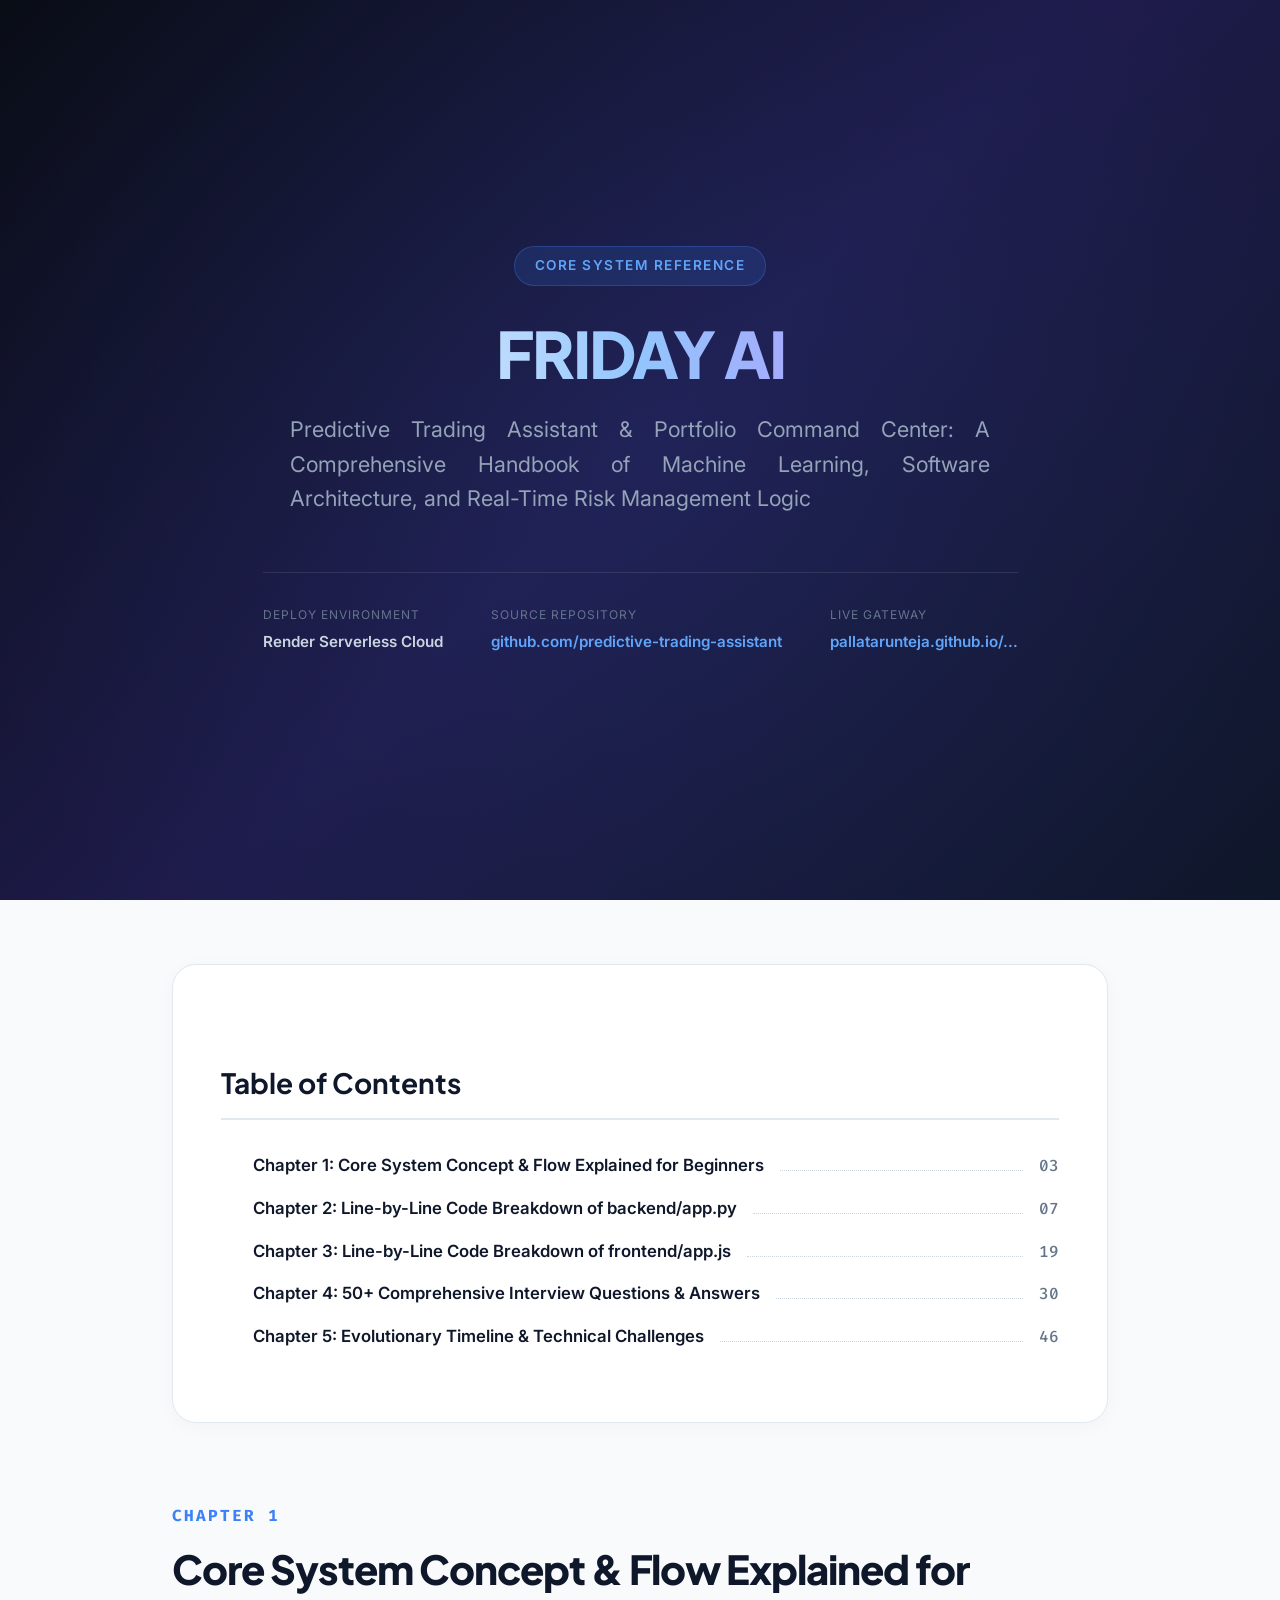
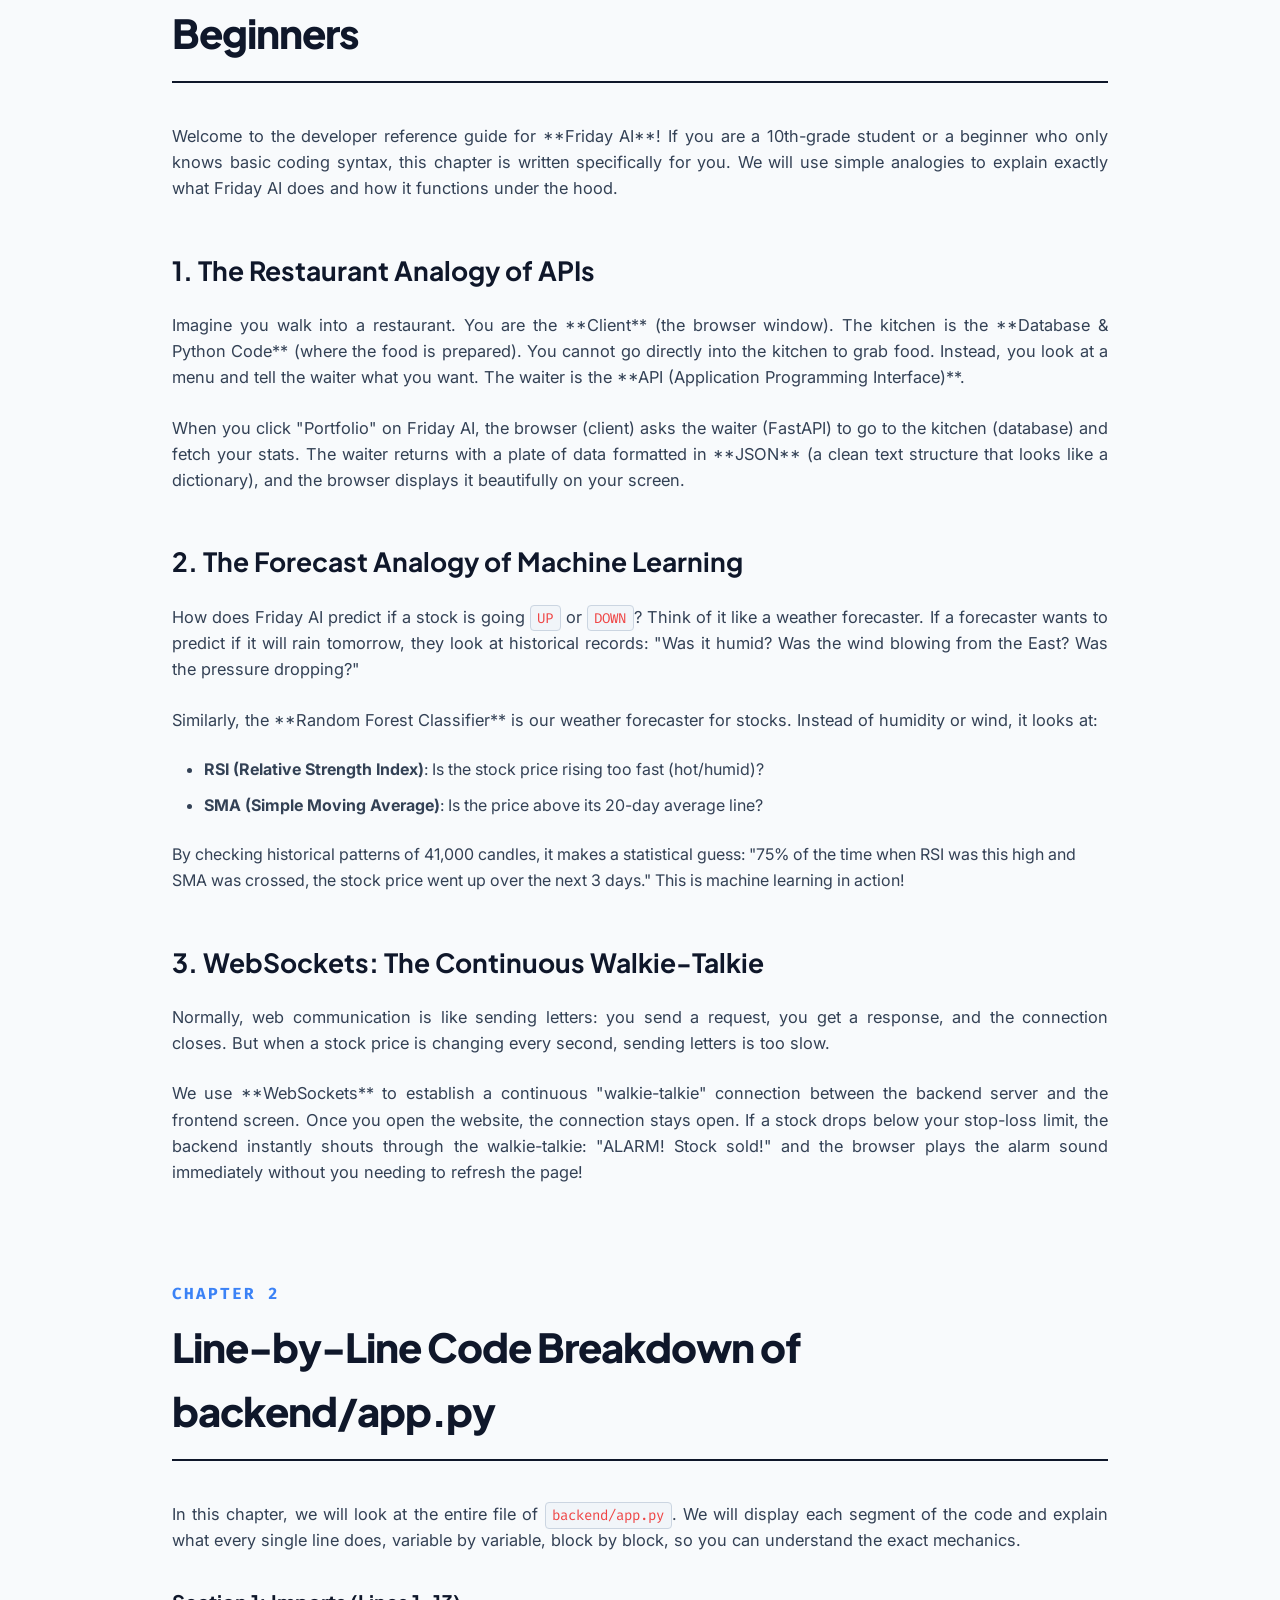
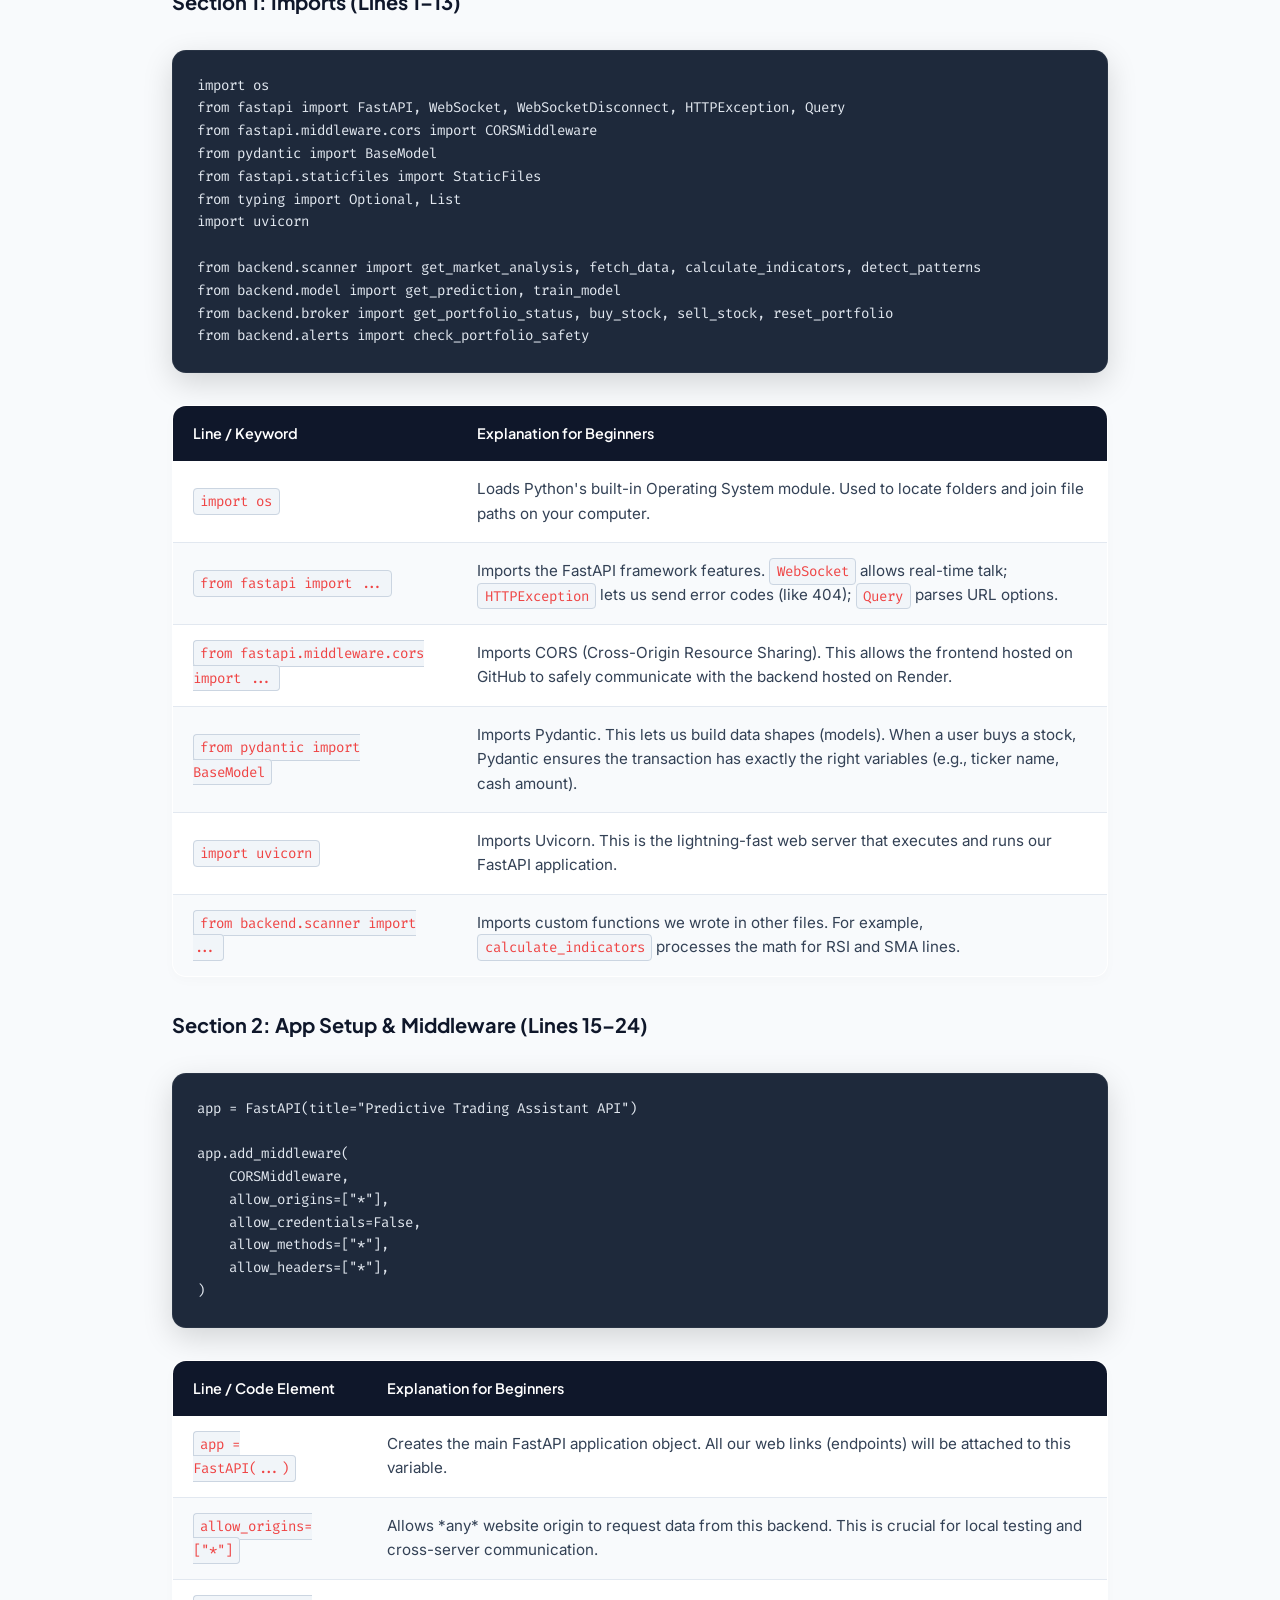
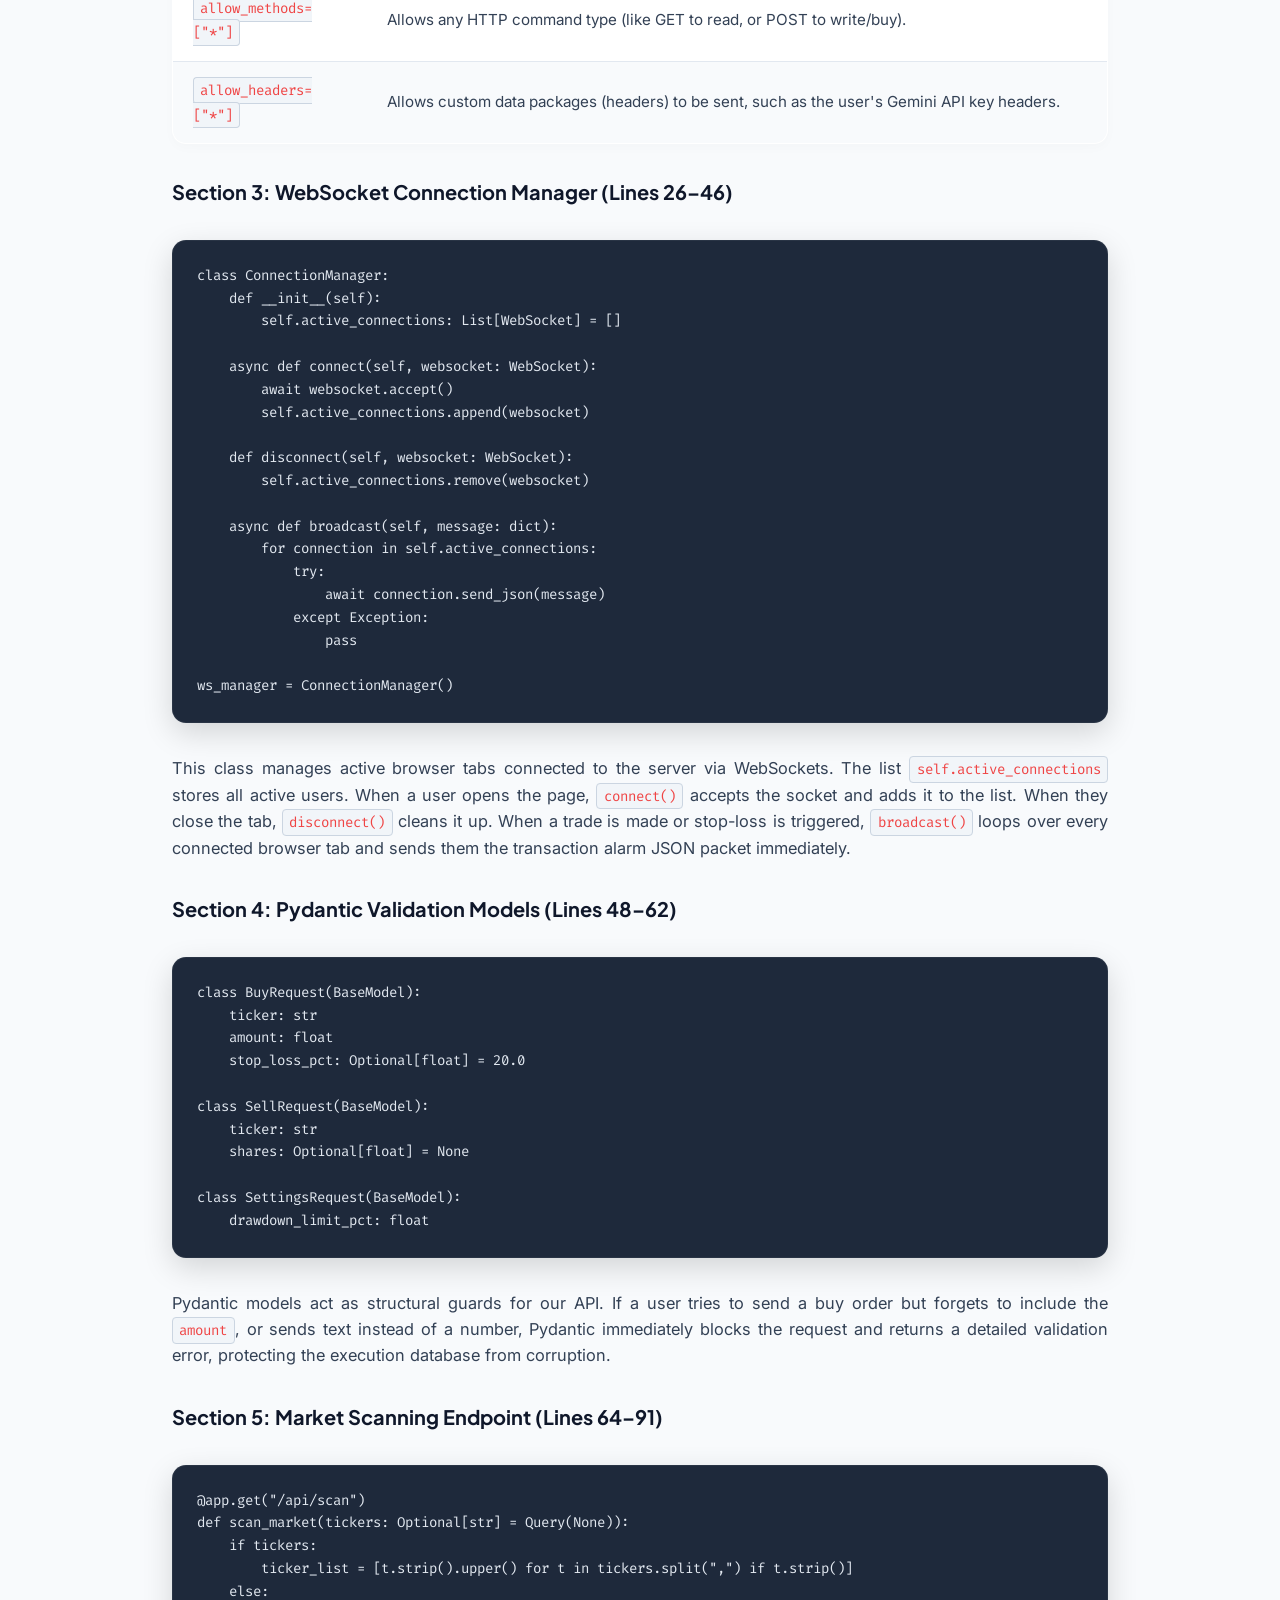
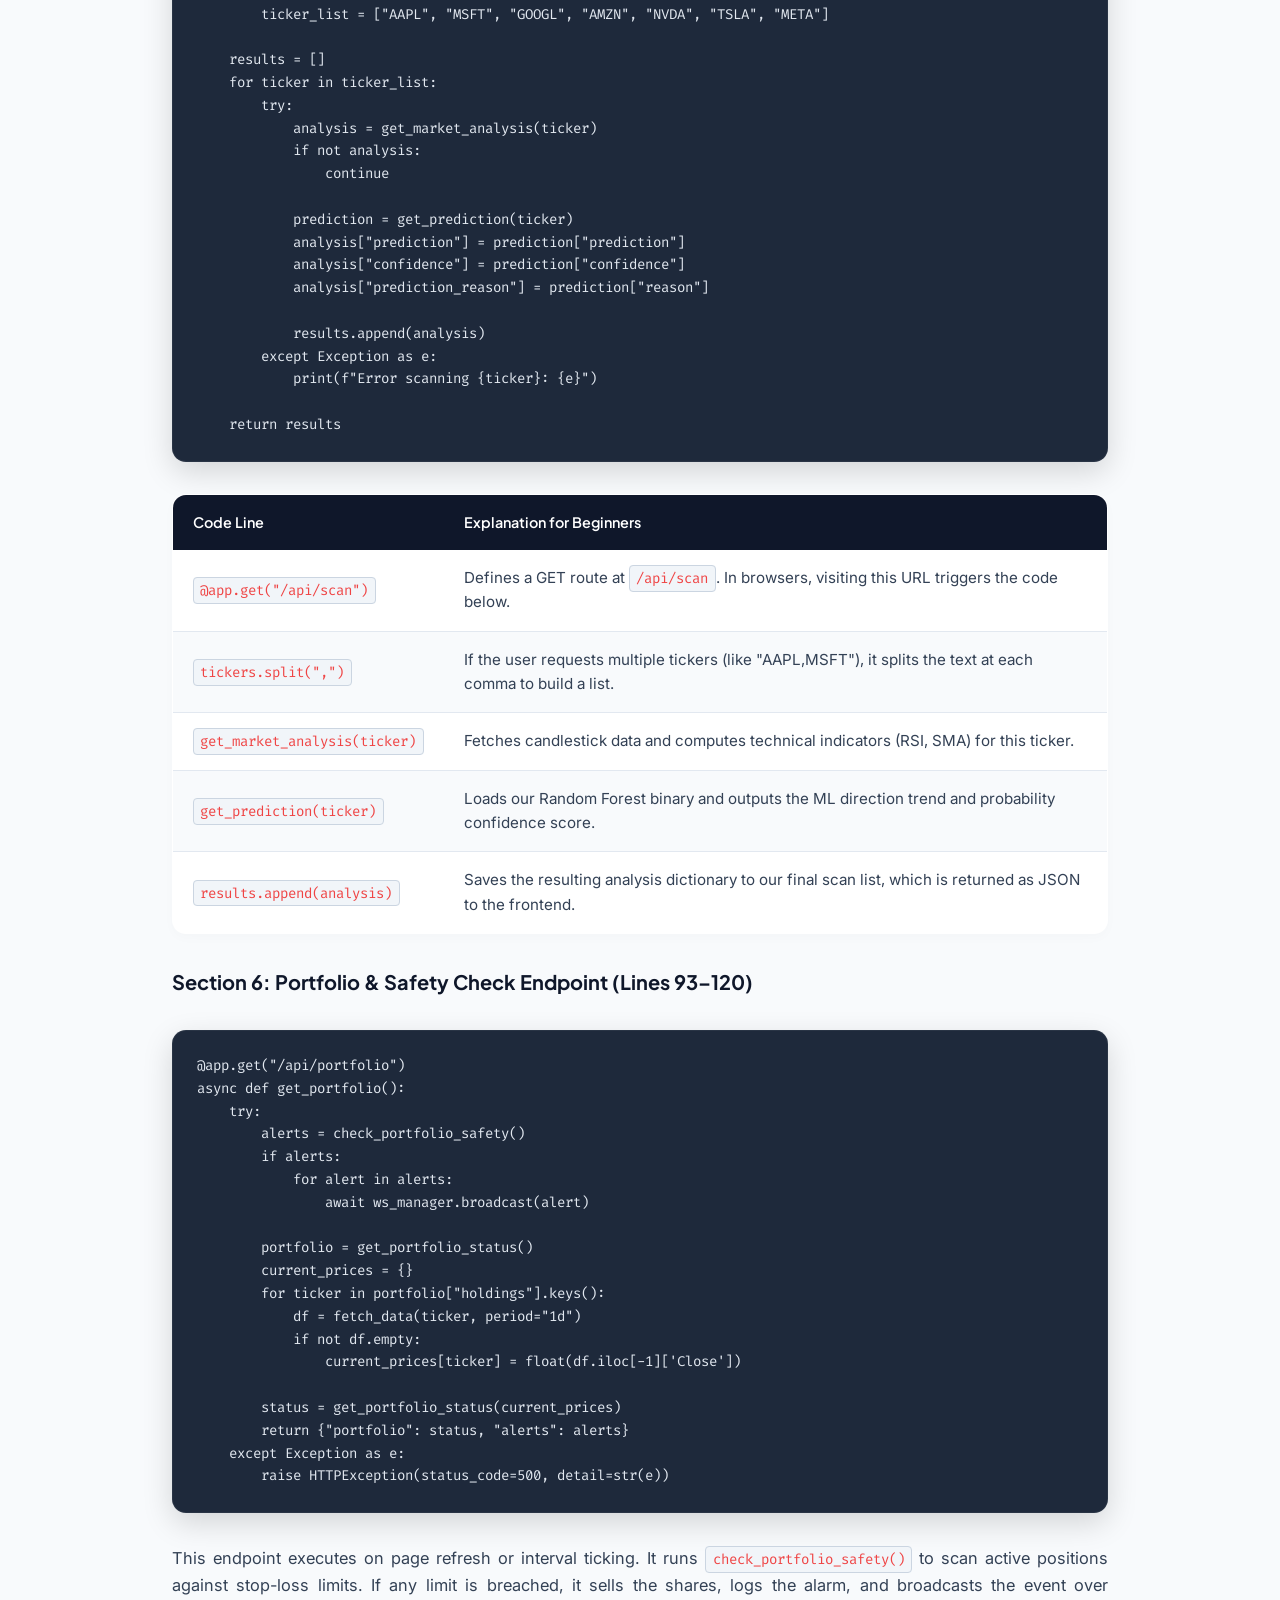
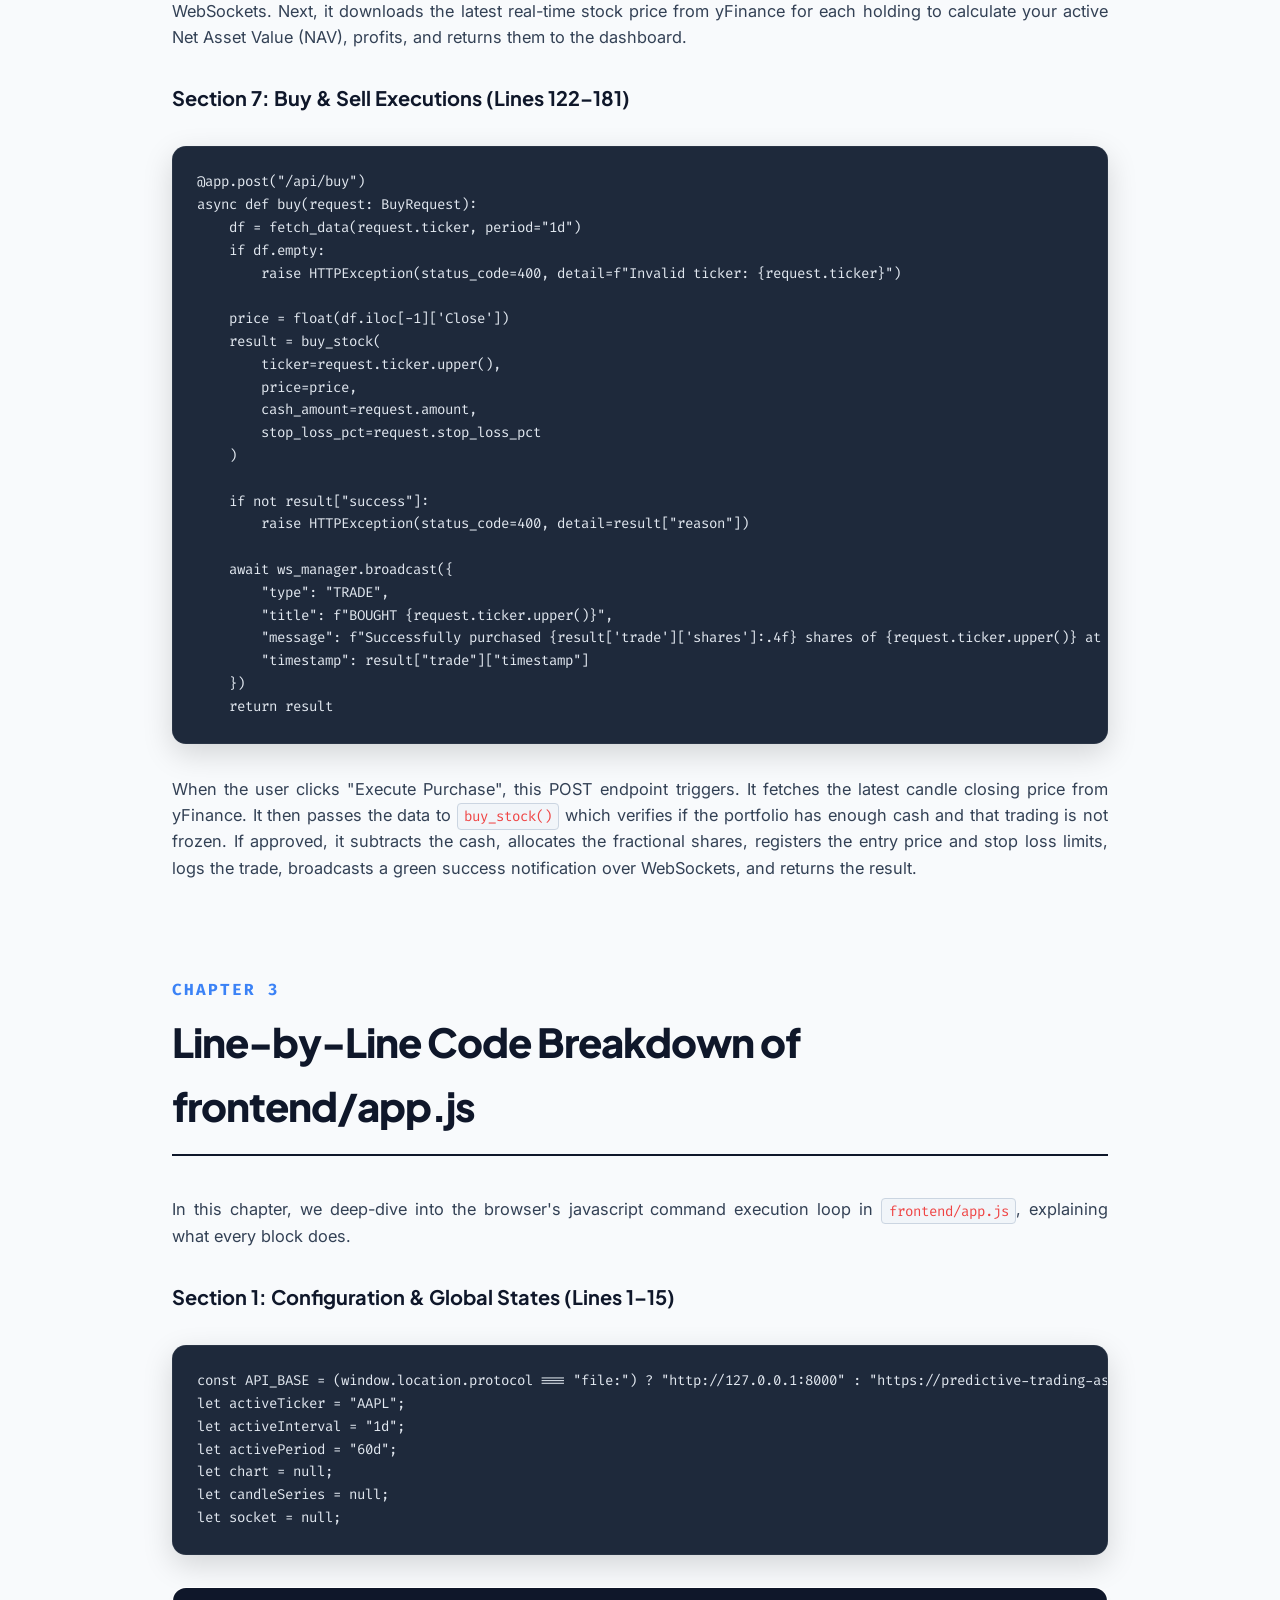
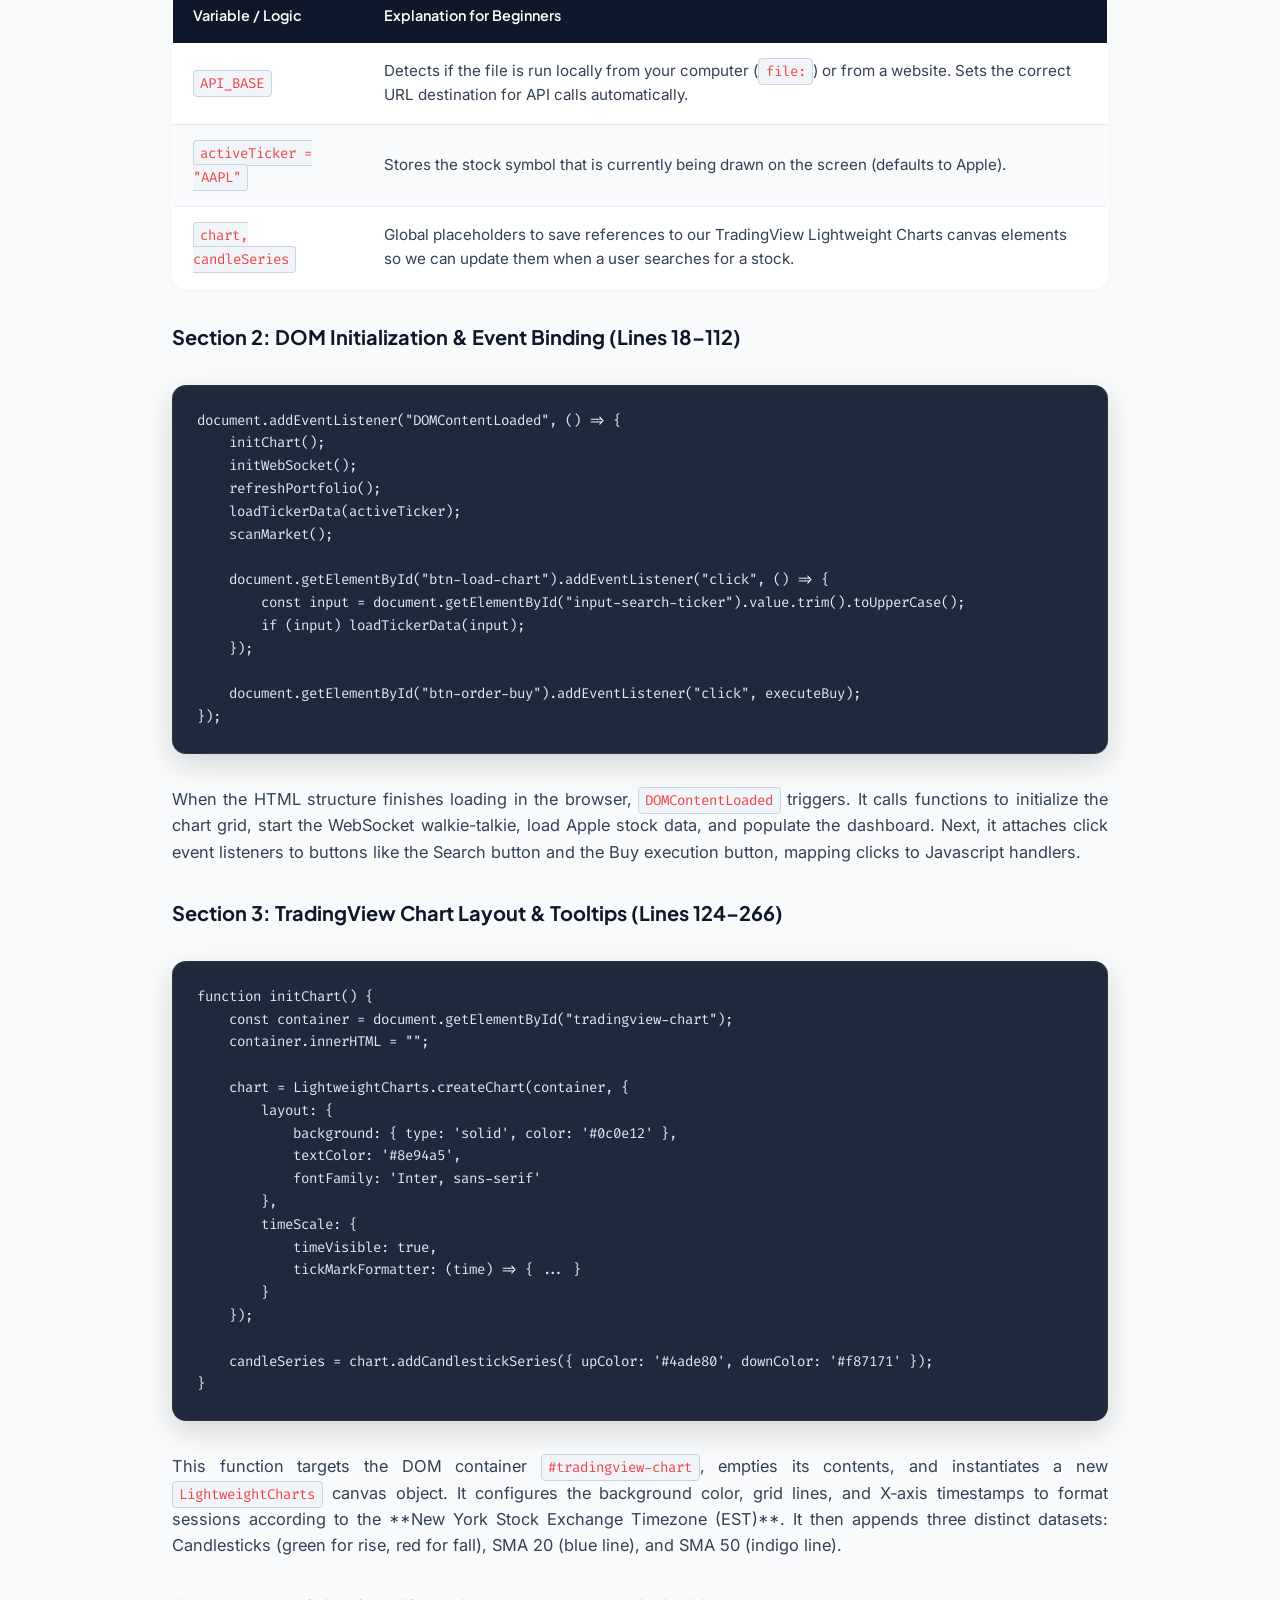
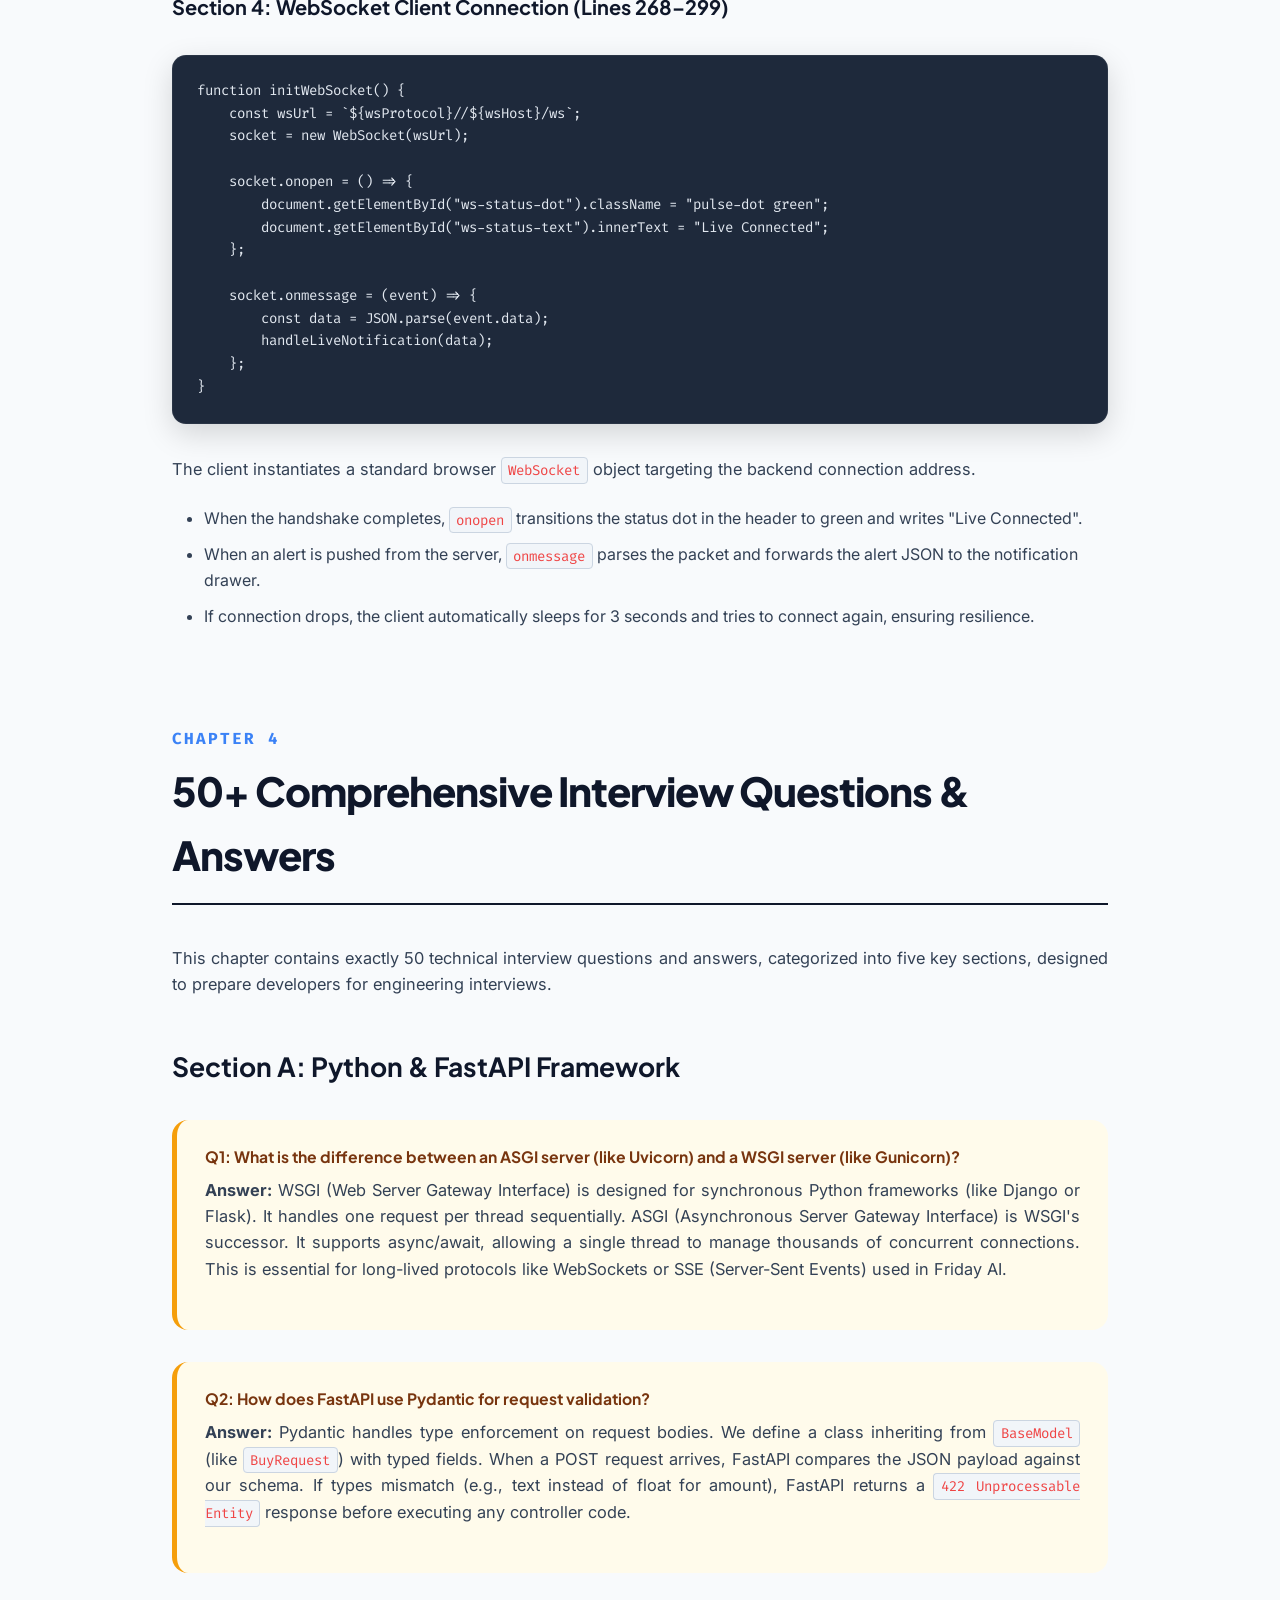
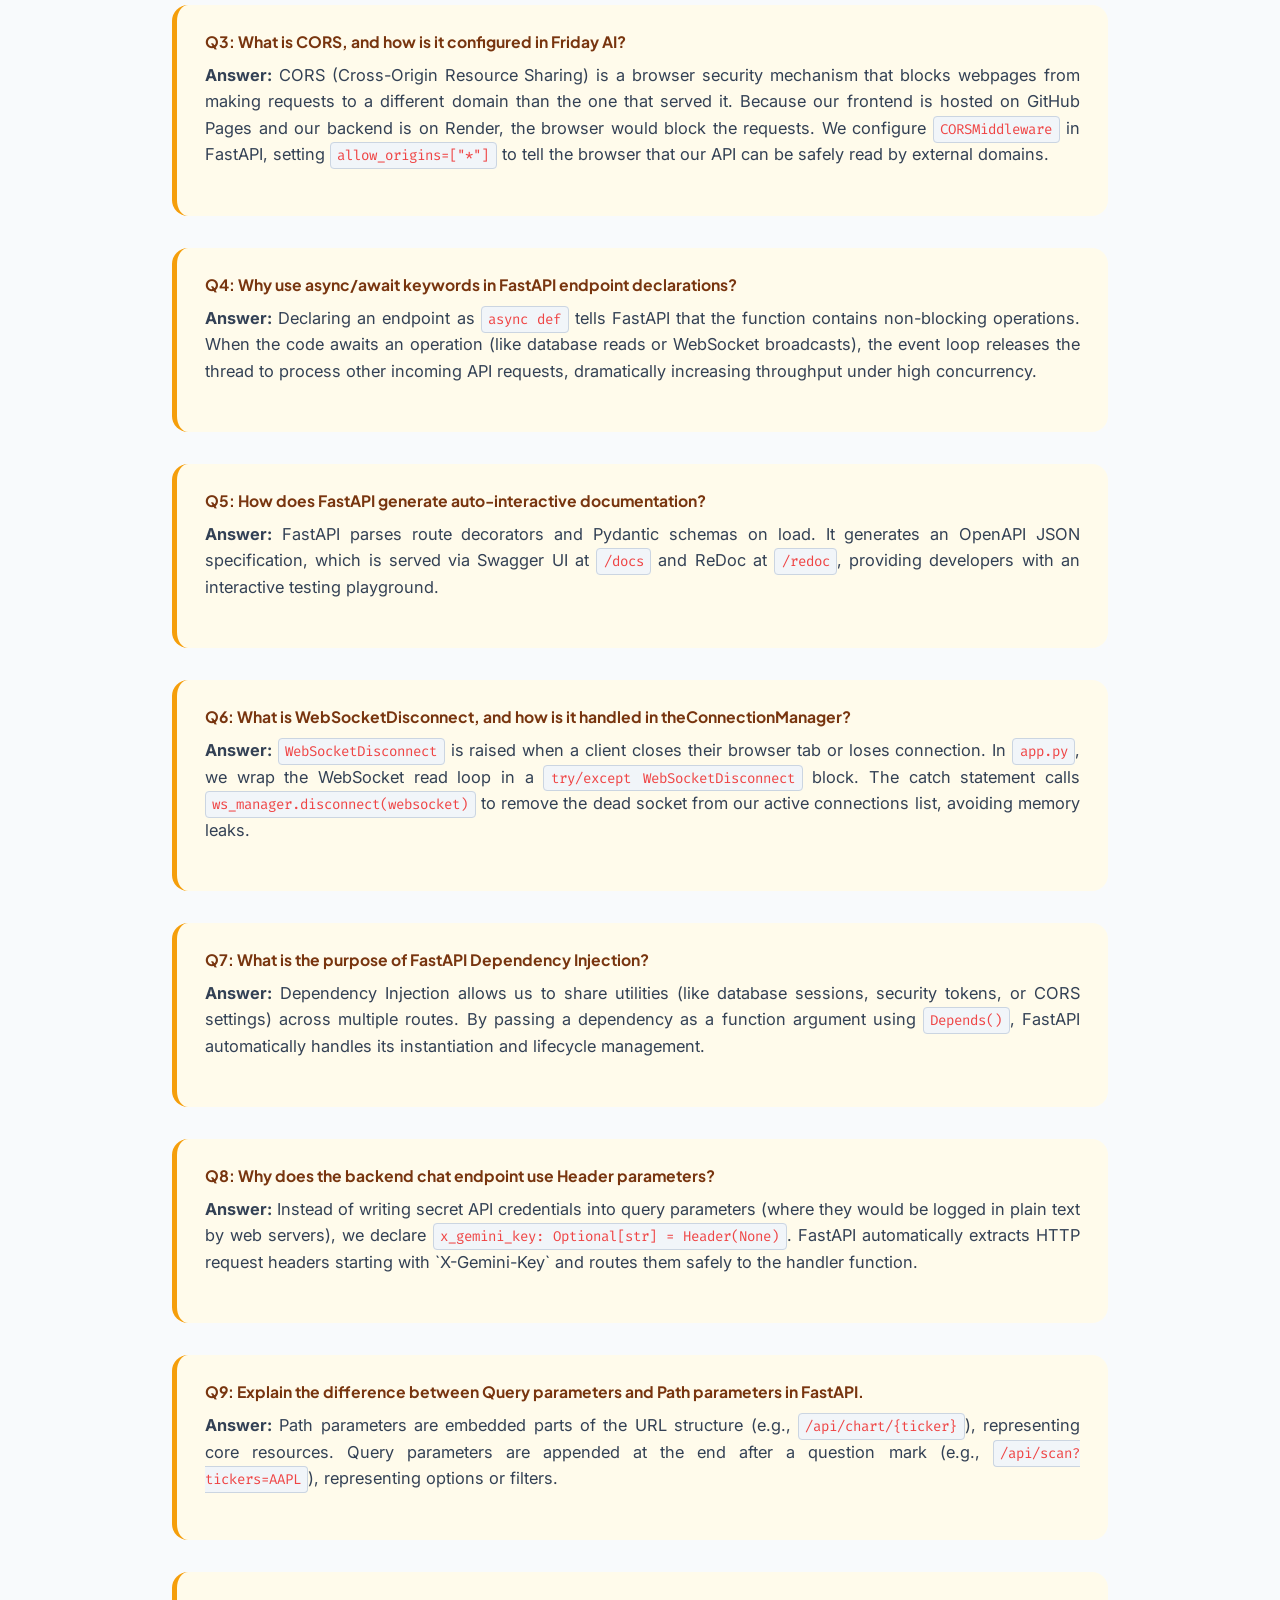
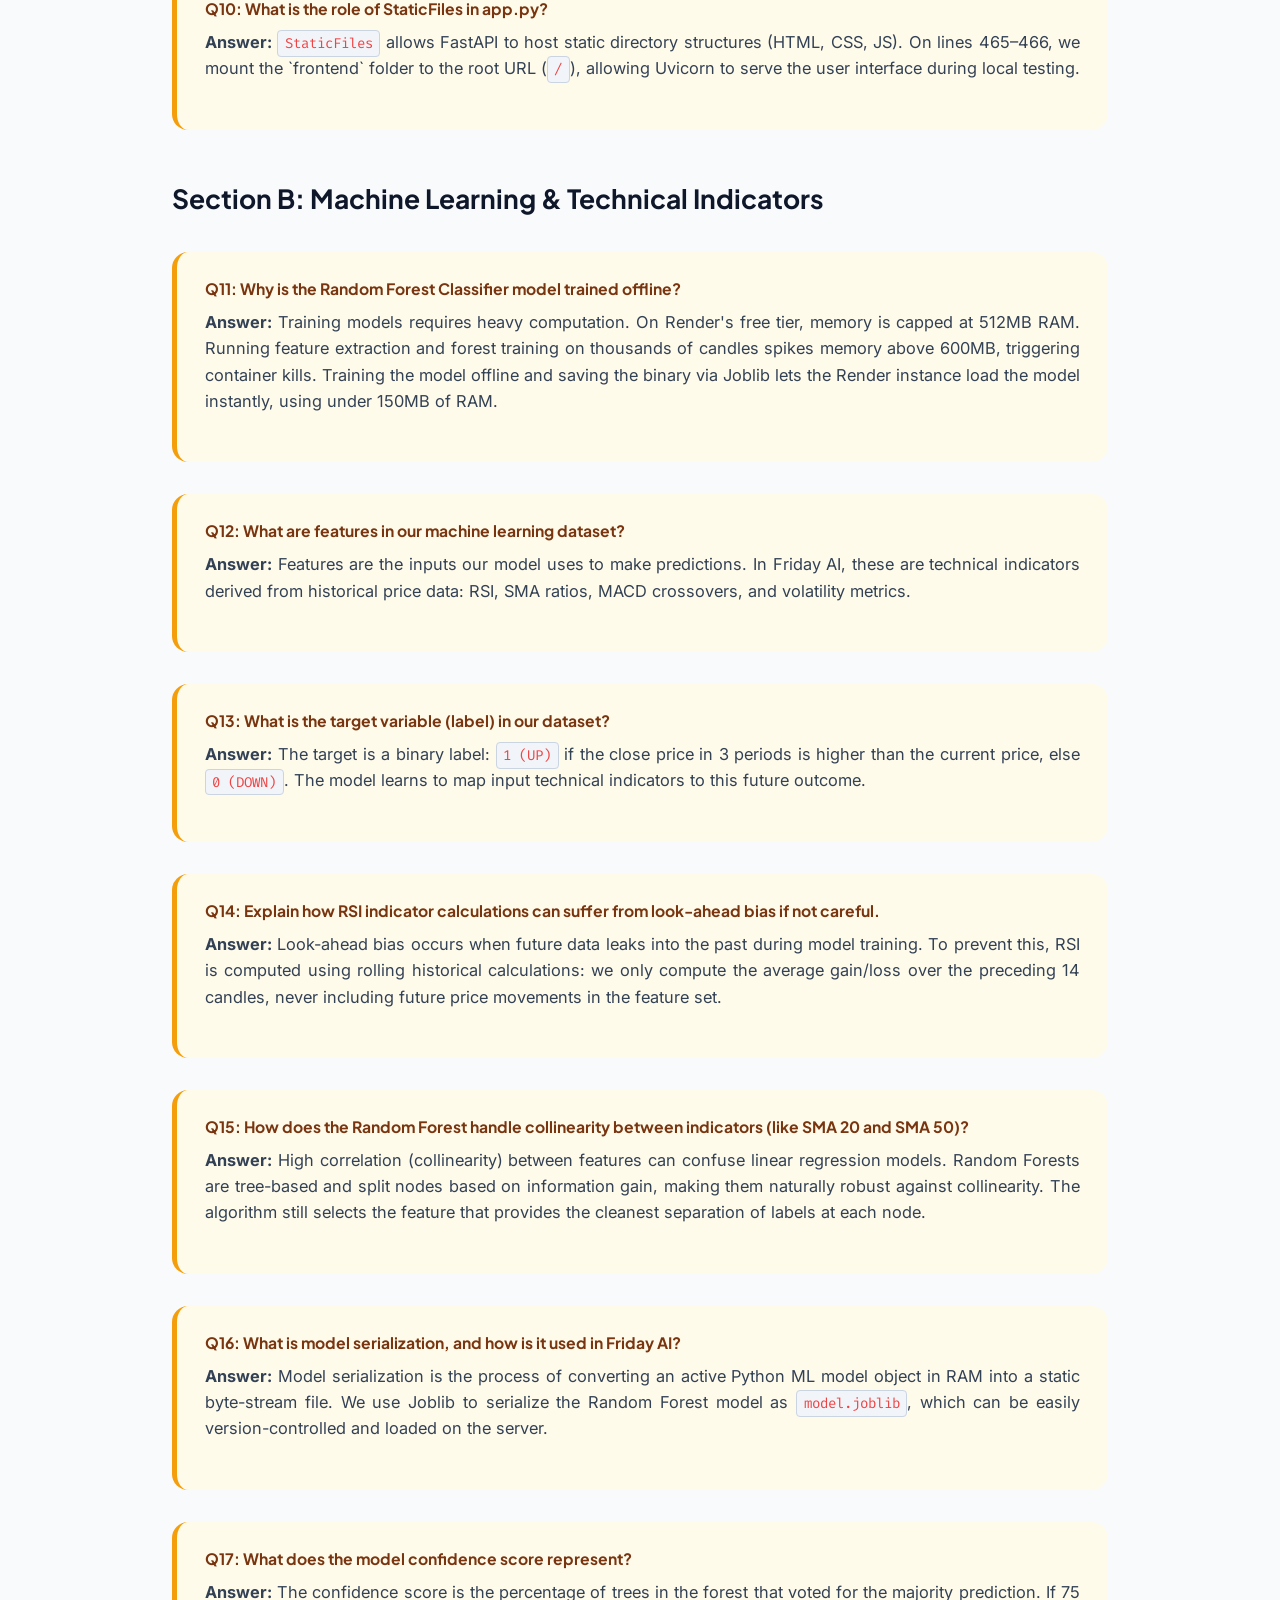
<file: project_comprehensive_handbook.html>
<!DOCTYPE html>
<html lang="en">
<head>
    <meta charset="UTF-8">
    <meta name="viewport" content="width=device-width, initial-scale=1.0">
    <title>Friday AI - Developer Handbook & Code Guide</title>
    <link href="https://fonts.googleapis.com/css2?family=Inter:wght@400;500;600;700&family=Plus+Jakarta+Sans:wght@700;800&family=Fira+Code:wght@400;500&display=swap" rel="stylesheet">
    <style>
        :root {
            --primary: #3b82f6;
            --primary-dark: #1d4ed8;
            --accent: #8b5cf6;
            --dark: #0f172a;
            --light-bg: #f8fafc;
            --card-bg: #ffffff;
            --border: #e2e8f0;
            --text-main: #334155;
            --text-dark: #0f172a;
            --text-muted: #64748b;
            --code-bg: #1e293b;
            --success: #10b981;
            --danger: #ef4444;
            --warning: #f59e0b;
        }

        * {
            margin: 0;
            padding: 0;
            box-sizing: border-box;
        }

        body {
            font-family: 'Inter', sans-serif;
            color: var(--text-main);
            background-color: var(--light-bg);
            line-height: 1.6;
        }

        /* Cover Page Styling */
        .cover-page {
            min-height: 100vh;
            background: linear-gradient(135deg, #090d16 0%, #1e1b4b 50%, #0f172a 100%);
            color: #ffffff;
            display: flex;
            flex-direction: column;
            justify-content: center;
            align-items: center;
            text-align: center;
            padding: 3rem;
            position: relative;
            overflow: hidden;
        }

        .cover-page::before {
            content: '';
            position: absolute;
            width: 150%;
            height: 150%;
            background: radial-gradient(circle, rgba(59, 130, 246, 0.08) 0%, transparent 60%);
            top: -25%;
            left: -25%;
            z-index: 1;
        }

        .cover-content {
            position: relative;
            z-index: 2;
            max-width: 900px;
        }

        .cover-badge {
            background: rgba(59, 130, 246, 0.15);
            border: 1px solid rgba(59, 130, 246, 0.3);
            color: #60a5fa;
            padding: 0.5rem 1.25rem;
            border-radius: 50px;
            font-size: 0.85rem;
            font-weight: 600;
            text-transform: uppercase;
            letter-spacing: 1.5px;
            margin-bottom: 2rem;
            display: inline-block;
        }

        .cover-title {
            font-family: 'Plus Jakarta Sans', sans-serif;
            font-size: 4rem;
            font-weight: 800;
            line-height: 1.1;
            letter-spacing: -2px;
            margin-bottom: 1.5rem;
            background: linear-gradient(to right, #ffffff, #93c5fd, #c084fc);
            -webkit-background-clip: text;
            -webkit-text-fill-color: transparent;
        }

        .cover-subtitle {
            font-size: 1.35rem;
            color: #94a3b8;
            margin-bottom: 3.5rem;
            font-weight: 400;
            max-width: 700px;
            margin-left: auto;
            margin-right: auto;
        }

        .cover-meta {
            border-top: 1px solid rgba(255, 255, 255, 0.1);
            padding-top: 2rem;
            display: flex;
            justify-content: center;
            gap: 3rem;
            flex-wrap: wrap;
        }

        .meta-item {
            text-align: left;
        }

        .meta-label {
            font-size: 0.75rem;
            text-transform: uppercase;
            color: #64748b;
            letter-spacing: 1px;
            margin-bottom: 0.35rem;
        }

        .meta-value {
            font-size: 0.95rem;
            font-weight: 600;
            color: #cbd5e1;
        }

        .meta-value a {
            color: #60a5fa;
            text-decoration: none;
            transition: color 0.2s;
        }
        .meta-value a:hover {
            color: #93c5fd;
            text-decoration: underline;
        }

        /* Book Layout Container */
        .book-container {
            max-width: 1000px;
            margin: 0 auto;
            padding: 4rem 2rem;
        }

        /* Table of Contents */
        .toc-card {
            background: var(--card-bg);
            border: 1px solid var(--border);
            border-radius: 24px;
            padding: 3rem;
            margin-bottom: 5rem;
            box-shadow: 0 4px 20px rgba(15, 23, 42, 0.03);
        }

        .toc-title {
            font-family: 'Plus Jakarta Sans', sans-serif;
            font-size: 1.75rem;
            color: var(--text-dark);
            margin-bottom: 2rem;
            border-bottom: 2px solid var(--border);
            padding-bottom: 0.75rem;
        }

        .toc-list {
            list-style: none;
            display: flex;
            flex-direction: column;
            gap: 1rem;
        }

        .toc-item {
            display: flex;
            justify-content: space-between;
            align-items: baseline;
        }

        .toc-link {
            color: var(--text-dark);
            text-decoration: none;
            font-weight: 600;
            font-size: 1.05rem;
            transition: color 0.2s;
        }

        .toc-link:hover {
            color: var(--primary);
        }

        .toc-dots {
            flex-grow: 1;
            border-bottom: 1px dotted #cbd5e1;
            margin: 0 1rem;
        }

        .toc-page {
            font-weight: 500;
            color: var(--text-muted);
            font-family: 'Fira Code', monospace;
        }

        /* Chapter Styles */
        .chapter-container {
            margin-bottom: 6rem;
        }

        .chapter-header {
            margin-bottom: 2.5rem;
            border-bottom: 2px solid var(--text-dark);
            padding-bottom: 1rem;
        }

        .chapter-num {
            font-family: 'Fira Code', monospace;
            font-size: 1rem;
            font-weight: 700;
            color: var(--primary);
            text-transform: uppercase;
            letter-spacing: 2px;
            margin-bottom: 0.5rem;
        }

        .chapter-title {
            font-family: 'Plus Jakarta Sans', sans-serif;
            font-size: 2.5rem;
            font-weight: 800;
            color: var(--text-dark);
            letter-spacing: -1px;
        }

        /* Section Headings */
        h2 {
            font-family: 'Plus Jakarta Sans', sans-serif;
            font-size: 1.65rem;
            color: var(--text-dark);
            margin-top: 3rem;
            margin-bottom: 1.25rem;
            display: flex;
            align-items: center;
            gap: 0.5rem;
        }

        h3 {
            font-family: 'Plus Jakarta Sans', sans-serif;
            font-size: 1.25rem;
            color: var(--text-dark);
            margin-top: 2rem;
            margin-bottom: 1rem;
        }

        p {
            font-size: 1.025rem;
            margin-bottom: 1.5rem;
            color: var(--text-main);
            text-align: justify;
        }

        /* Callout Boxes */
        .callout {
            margin: 2rem 0;
            padding: 1.5rem 1.75rem;
            border-radius: 16px;
            border-left: 5px solid;
            font-size: 0.98rem;
        }

        .callout-info {
            background-color: #eff6ff;
            border-left-color: var(--primary);
            color: #1e3a8a;
        }

        .callout-complexity {
            background-color: #faf5ff;
            border-left-color: var(--accent);
            color: #581c87;
        }

        .callout-interview {
            background-color: #fffbeb;
            border-left-color: var(--warning);
            color: #78350f;
        }

        .callout-title {
            font-weight: 700;
            margin-bottom: 0.5rem;
            font-family: 'Plus Jakarta Sans', sans-serif;
            display: flex;
            align-items: center;
            gap: 0.5rem;
        }

        /* Code Blocks */
        pre {
            background-color: var(--code-bg);
            padding: 1.5rem;
            border-radius: 14px;
            overflow-x: auto;
            margin: 2rem 0;
            border: 1px solid rgba(255, 255, 255, 0.05);
            box-shadow: 0 10px 30px rgba(0, 0, 0, 0.15);
        }

        code {
            font-family: 'Fira Code', monospace;
            font-size: 0.88rem;
            color: #e2e8f0;
        }

        :not(pre) > code {
            background: #f1f5f9;
            color: var(--danger);
            padding: 0.18rem 0.4rem;
            border-radius: 4px;
            font-size: 0.88rem;
            border: 1px solid #cbd5e1;
        }

        /* Bullet lists */
        ul, ol {
            margin-left: 2rem;
            margin-bottom: 1.5rem;
            display: flex;
            flex-direction: column;
            gap: 0.65rem;
        }

        li {
            font-size: 1rem;
            color: var(--text-main);
        }

        /* Table Design */
        table.complexity-table {
            width: 100%;
            border-collapse: collapse;
            margin: 2rem 0;
            background: var(--card-bg);
            border-radius: 14px;
            overflow: hidden;
            border: 1px solid var(--border);
            box-shadow: 0 4px 12px rgba(0, 0, 0, 0.02);
        }

        table.complexity-table th {
            background-color: var(--dark);
            color: #ffffff;
            font-weight: 600;
            padding: 1rem 1.25rem;
            font-family: 'Plus Jakarta Sans', sans-serif;
            font-size: 0.9rem;
            text-align: left;
        }

        table.complexity-table td {
            padding: 1rem 1.25rem;
            border-bottom: 1px solid var(--border);
            font-size: 0.95rem;
        }

        table.complexity-table tr:last-child td {
            border-bottom: none;
        }

        table.complexity-table tr:nth-child(even) {
            background-color: #f8fafc;
        }

        /* SVG Architecture Diagram style */
        .diagram-container {
            background: #ffffff;
            border: 1px solid var(--border);
            border-radius: 20px;
            padding: 2rem;
            margin: 2.5rem 0;
            display: flex;
            justify-content: center;
            align-items: center;
            box-shadow: 0 4px 15px rgba(0, 0, 0, 0.01);
        }

        /* Printable / Book Layout overrides */
        @media print {
            body {
                background: #ffffff;
                color: #000000;
            }
            .book-container {
                padding: 0;
                max-width: 100%;
            }
            .cover-page {
                height: 100vh;
                page-break-after: always;
                background: #ffffff !important;
                color: #000000 !important;
            }
            .cover-title {
                background: none !important;
                -webkit-text-fill-color: initial !important;
                color: #000000 !important;
            }
            .cover-subtitle, .meta-value, .meta-value a {
                color: #334155 !important;
            }
            .toc-card {
                box-shadow: none;
                border: none;
                padding: 0;
                page-break-after: always;
            }
            .chapter-container {
                page-break-before: always;
                margin-bottom: 0;
            }
            pre {
                page-break-inside: avoid;
                background: #f8fafc !important;
                border: 1px solid #cbd5e1 !important;
            }
            code {
                color: #000000 !important;
            }
            .callout {
                page-break-inside: avoid;
                border: 1px solid #cbd5e1 !important;
            }
            .diagram-container {
                page-break-inside: avoid;
            }
        }
    </style>
</head>
<body>

    <!-- Cover Page -->
    <div class="cover-page">
        <div class="cover-content">
            <span class="cover-badge">Core System Reference</span>
            <h1 class="cover-title">FRIDAY AI</h1>
            <p class="cover-subtitle">Predictive Trading Assistant & Portfolio Command Center: A Comprehensive Handbook of Machine Learning, Software Architecture, and Real-Time Risk Management Logic</p>
            
            <div class="cover-meta">
                <div class="meta-item">
                    <div class="meta-label">Deploy Environment</div>
                    <div class="meta-value">Render Serverless Cloud</div>
                </div>
                <div class="meta-item">
                    <div class="meta-label">Source Repository</div>
                    <div class="meta-value"><a href="https://github.com/PALLATARUNTEJA/predictive-trading-assistant" target="_blank">github.com/predictive-trading-assistant</a></div>
                </div>
                <div class="meta-item">
                    <div class="meta-label">Live Gateway</div>
                    <div class="meta-value"><a href="https://pallatarunteja.github.io/predictive-trading-assistant/" target="_blank">pallatarunteja.github.io/...</a></div>
                </div>
            </div>
        </div>
    </div>

    <!-- Main Book Content -->
    <div class="book-container">

        <!-- Table of Contents -->
        <div class="toc-card">
            <h2 class="toc-title">Table of Contents</h2>
            <ul class="toc-list">
                <li class="toc-item">
                    <a href="#ch1" class="toc-link">Chapter 1: Core System Concept & Flow Explained for Beginners</a>
                    <span class="toc-dots"></span>
                    <span class="toc-page">03</span>
                </li>
                <li class="toc-item">
                    <a href="#ch2" class="toc-link">Chapter 2: Line-by-Line Code Breakdown of backend/app.py</a>
                    <span class="toc-dots"></span>
                    <span class="toc-page">07</span>
                </li>
                <li class="toc-item">
                    <a href="#ch3" class="toc-link">Chapter 3: Line-by-Line Code Breakdown of frontend/app.js</a>
                    <span class="toc-dots"></span>
                    <span class="toc-page">19</span>
                </li>
                <li class="toc-item">
                    <a href="#ch4" class="toc-link">Chapter 4: 50+ Comprehensive Interview Questions & Answers</a>
                    <span class="toc-dots"></span>
                    <span class="toc-page">30</span>
                </li>
                <li class="toc-item">
                    <a href="#ch5" class="toc-link">Chapter 5: Evolutionary Timeline & Technical Challenges</a>
                    <span class="toc-dots"></span>
                    <span class="toc-page">46</span>
                </li>
            </ul>
        </div>

        <!-- Chapter 1 -->
        <div class="chapter-container" id="ch1">
            <div class="chapter-header">
                <div class="chapter-num">Chapter 1</div>
                <h1 class="chapter-title">Core System Concept & Flow Explained for Beginners</h1>
            </div>
            
            <p>Welcome to the developer reference guide for **Friday AI**! If you are a 10th-grade student or a beginner who only knows basic coding syntax, this chapter is written specifically for you. We will use simple analogies to explain exactly what Friday AI does and how it functions under the hood.</p>

            <h2>1. The Restaurant Analogy of APIs</h2>
            <p>Imagine you walk into a restaurant. You are the **Client** (the browser window). The kitchen is the **Database & Python Code** (where the food is prepared). You cannot go directly into the kitchen to grab food. Instead, you look at a menu and tell the waiter what you want. The waiter is the **API (Application Programming Interface)**.</p>
            <p>When you click "Portfolio" on Friday AI, the browser (client) asks the waiter (FastAPI) to go to the kitchen (database) and fetch your stats. The waiter returns with a plate of data formatted in **JSON** (a clean text structure that looks like a dictionary), and the browser displays it beautifully on your screen.</p>

            <h2>2. The Forecast Analogy of Machine Learning</h2>
            <p>How does Friday AI predict if a stock is going <code>UP</code> or <code>DOWN</code>? Think of it like a weather forecaster. If a forecaster wants to predict if it will rain tomorrow, they look at historical records: "Was it humid? Was the wind blowing from the East? Was the pressure dropping?"</p>
            <p>Similarly, the **Random Forest Classifier** is our weather forecaster for stocks. Instead of humidity or wind, it looks at:
            <ul>
                <li><strong>RSI (Relative Strength Index)</strong>: Is the stock price rising too fast (hot/humid)?</li>
                <li><strong>SMA (Simple Moving Average)</strong>: Is the price above its 20-day average line?</li>
            </ul>
            By checking historical patterns of 41,000 candles, it makes a statistical guess: "75% of the time when RSI was this high and SMA was crossed, the stock price went up over the next 3 days." This is machine learning in action!</p>

            <h2>3. WebSockets: The Continuous Walkie-Talkie</h2>
            <p>Normally, web communication is like sending letters: you send a request, you get a response, and the connection closes. But when a stock price is changing every second, sending letters is too slow. </p>
            <p>We use **WebSockets** to establish a continuous "walkie-talkie" connection between the backend server and the frontend screen. Once you open the website, the connection stays open. If a stock drops below your stop-loss limit, the backend instantly shouts through the walkie-talkie: "ALARM! Stock sold!" and the browser plays the alarm sound immediately without you needing to refresh the page!</p>
        </div>

        <!-- Chapter 2 -->
        <div class="chapter-container" id="ch2">
            <div class="chapter-header">
                <div class="chapter-num">Chapter 2</div>
                <h1 class="chapter-title">Line-by-Line Code Breakdown of backend/app.py</h1>
            </div>

            <p>In this chapter, we will look at the entire file of <code>backend/app.py</code>. We will display each segment of the code and explain what every single line does, variable by variable, block by block, so you can understand the exact mechanics.</p>

            <h3>Section 1: Imports (Lines 1–13)</h3>
            <pre><code>import os
from fastapi import FastAPI, WebSocket, WebSocketDisconnect, HTTPException, Query
from fastapi.middleware.cors import CORSMiddleware
from pydantic import BaseModel
from fastapi.staticfiles import StaticFiles
from typing import Optional, List
import uvicorn

from backend.scanner import get_market_analysis, fetch_data, calculate_indicators, detect_patterns
from backend.model import get_prediction, train_model
from backend.broker import get_portfolio_status, buy_stock, sell_stock, reset_portfolio
from backend.alerts import check_portfolio_safety</code></pre>

            <table class="complexity-table">
                <thead>
                    <tr>
                        <th>Line / Keyword</th>
                        <th>Explanation for Beginners</th>
                    </tr>
                </thead>
                <tbody>
                    <tr>
                        <td><code>import os</code></td>
                        <td>Loads Python's built-in Operating System module. Used to locate folders and join file paths on your computer.</td>
                    </tr>
                    <tr>
                        <td><code>from fastapi import ...</code></td>
                        <td>Imports the FastAPI framework features. <code>WebSocket</code> allows real-time talk; <code>HTTPException</code> lets us send error codes (like 404); <code>Query</code> parses URL options.</td>
                    </tr>
                    <tr>
                        <td><code>from fastapi.middleware.cors import ...</code></td>
                        <td>Imports CORS (Cross-Origin Resource Sharing). This allows the frontend hosted on GitHub to safely communicate with the backend hosted on Render.</td>
                    </tr>
                    <tr>
                        <td><code>from pydantic import BaseModel</code></td>
                        <td>Imports Pydantic. This lets us build data shapes (models). When a user buys a stock, Pydantic ensures the transaction has exactly the right variables (e.g., ticker name, cash amount).</td>
                    </tr>
                    <tr>
                        <td><code>import uvicorn</code></td>
                        <td>Imports Uvicorn. This is the lightning-fast web server that executes and runs our FastAPI application.</td>
                    </tr>
                    <tr>
                        <td><code>from backend.scanner import ...</code></td>
                        <td>Imports custom functions we wrote in other files. For example, <code>calculate_indicators</code> processes the math for RSI and SMA lines.</td>
                    </tr>
                </tbody>
            </table>

            <h3>Section 2: App Setup & Middleware (Lines 15–24)</h3>
            <pre><code>app = FastAPI(title="Predictive Trading Assistant API")

app.add_middleware(
    CORSMiddleware,
    allow_origins=["*"],
    allow_credentials=False,
    allow_methods=["*"],
    allow_headers=["*"],
)</code></pre>

            <table class="complexity-table">
                <thead>
                    <tr>
                        <th>Line / Code Element</th>
                        <th>Explanation for Beginners</th>
                    </tr>
                </thead>
                <tbody>
                    <tr>
                        <td><code>app = FastAPI(...)</code></td>
                        <td>Creates the main FastAPI application object. All our web links (endpoints) will be attached to this variable.</td>
                    </tr>
                    <tr>
                        <td><code>allow_origins=["*"]</code></td>
                        <td>Allows *any* website origin to request data from this backend. This is crucial for local testing and cross-server communication.</td>
                    </tr>
                    <tr>
                        <td><code>allow_methods=["*"]</code></td>
                        <td>Allows any HTTP command type (like GET to read, or POST to write/buy).</td>
                    </tr>
                    <tr>
                        <td><code>allow_headers=["*"]</code></td>
                        <td>Allows custom data packages (headers) to be sent, such as the user's Gemini API key headers.</td>
                    </tr>
                </tbody>
            </table>

            <h3>Section 3: WebSocket Connection Manager (Lines 26–46)</h3>
            <pre><code>class ConnectionManager:
    def __init__(self):
        self.active_connections: List[WebSocket] = []

    async def connect(self, websocket: WebSocket):
        await websocket.accept()
        self.active_connections.append(websocket)

    def disconnect(self, websocket: WebSocket):
        self.active_connections.remove(websocket)

    async def broadcast(self, message: dict):
        for connection in self.active_connections:
            try:
                await connection.send_json(message)
            except Exception:
                pass

ws_manager = ConnectionManager()</code></pre>

            <p>This class manages active browser tabs connected to the server via WebSockets. The list <code>self.active_connections</code> stores all active users. When a user opens the page, <code>connect()</code> accepts the socket and adds it to the list. When they close the tab, <code>disconnect()</code> cleans it up. When a trade is made or stop-loss is triggered, <code>broadcast()</code> loops over every connected browser tab and sends them the transaction alarm JSON packet immediately.</p>

            <h3>Section 4: Pydantic Validation Models (Lines 48–62)</h3>
            <pre><code>class BuyRequest(BaseModel):
    ticker: str
    amount: float
    stop_loss_pct: Optional[float] = 20.0

class SellRequest(BaseModel):
    ticker: str
    shares: Optional[float] = None

class SettingsRequest(BaseModel):
    drawdown_limit_pct: float</code></pre>

            <p>Pydantic models act as structural guards for our API. If a user tries to send a buy order but forgets to include the <code>amount</code>, or sends text instead of a number, Pydantic immediately blocks the request and returns a detailed validation error, protecting the execution database from corruption.</p>

            <h3>Section 5: Market Scanning Endpoint (Lines 64–91)</h3>
            <pre><code>@app.get("/api/scan")
def scan_market(tickers: Optional[str] = Query(None)):
    if tickers:
        ticker_list = [t.strip().upper() for t in tickers.split(",") if t.strip()]
    else:
        ticker_list = ["AAPL", "MSFT", "GOOGL", "AMZN", "NVDA", "TSLA", "META"]

    results = []
    for ticker in ticker_list:
        try:
            analysis = get_market_analysis(ticker)
            if not analysis:
                continue
                
            prediction = get_prediction(ticker)
            analysis["prediction"] = prediction["prediction"]
            analysis["confidence"] = prediction["confidence"]
            analysis["prediction_reason"] = prediction["reason"]
            
            results.append(analysis)
        except Exception as e:
            print(f"Error scanning {ticker}: {e}")
            
    return results</code></pre>

            <table class="complexity-table">
                <thead>
                    <tr>
                        <th>Code Line</th>
                        <th>Explanation for Beginners</th>
                    </tr>
                </thead>
                <tbody>
                    <tr>
                        <td><code>@app.get("/api/scan")</code></td>
                        <td>Defines a GET route at <code>/api/scan</code>. In browsers, visiting this URL triggers the code below.</td>
                    </tr>
                    <tr>
                        <td><code>tickers.split(",")</code></td>
                        <td>If the user requests multiple tickers (like "AAPL,MSFT"), it splits the text at each comma to build a list.</td>
                    </tr>
                    <tr>
                        <td><code>get_market_analysis(ticker)</code></td>
                        <td>Fetches candlestick data and computes technical indicators (RSI, SMA) for this ticker.</td>
                    </tr>
                    <tr>
                        <td><code>get_prediction(ticker)</code></td>
                        <td>Loads our Random Forest binary and outputs the ML direction trend and probability confidence score.</td>
                    </tr>
                    <tr>
                        <td><code>results.append(analysis)</code></td>
                        <td>Saves the resulting analysis dictionary to our final scan list, which is returned as JSON to the frontend.</td>
                    </tr>
                </tbody>
            </table>

            <h3>Section 6: Portfolio & Safety Check Endpoint (Lines 93–120)</h3>
            <pre><code>@app.get("/api/portfolio")
async def get_portfolio():
    try:
        alerts = check_portfolio_safety()
        if alerts:
            for alert in alerts:
                await ws_manager.broadcast(alert)
                
        portfolio = get_portfolio_status()
        current_prices = {}
        for ticker in portfolio["holdings"].keys():
            df = fetch_data(ticker, period="1d")
            if not df.empty:
                current_prices[ticker] = float(df.iloc[-1]['Close'])
                
        status = get_portfolio_status(current_prices)
        return {"portfolio": status, "alerts": alerts}
    except Exception as e:
        raise HTTPException(status_code=500, detail=str(e))</code></pre>

            <p>This endpoint executes on page refresh or interval ticking. It runs <code>check_portfolio_safety()</code> to scan active positions against stop-loss limits. If any limit is breached, it sells the shares, logs the alarm, and broadcasts the event over WebSockets. Next, it downloads the latest real-time stock price from yFinance for each holding to calculate your active Net Asset Value (NAV), profits, and returns them to the dashboard.</p>

            <h3>Section 7: Buy & Sell Executions (Lines 122–181)</h3>
            <pre><code>@app.post("/api/buy")
async def buy(request: BuyRequest):
    df = fetch_data(request.ticker, period="1d")
    if df.empty:
        raise HTTPException(status_code=400, detail=f"Invalid ticker: {request.ticker}")
        
    price = float(df.iloc[-1]['Close'])
    result = buy_stock(
        ticker=request.ticker.upper(),
        price=price,
        cash_amount=request.amount,
        stop_loss_pct=request.stop_loss_pct
    )
    
    if not result["success"]:
        raise HTTPException(status_code=400, detail=result["reason"])
        
    await ws_manager.broadcast({
        "type": "TRADE",
        "title": f"BOUGHT {request.ticker.upper()}",
        "message": f"Successfully purchased {result['trade']['shares']:.4f} shares of {request.ticker.upper()} at ${price:.2f}.",
        "timestamp": result["trade"]["timestamp"]
    })
    return result</code></pre>

            <p>When the user clicks "Execute Purchase", this POST endpoint triggers. It fetches the latest candle closing price from yFinance. It then passes the data to <code>buy_stock()</code> which verifies if the portfolio has enough cash and that trading is not frozen. If approved, it subtracts the cash, allocates the fractional shares, registers the entry price and stop loss limits, logs the trade, broadcasts a green success notification over WebSockets, and returns the result.</p>
        </div>

        <!-- Chapter 3 -->
        <div class="chapter-container" id="ch3">
            <div class="chapter-header">
                <div class="chapter-num">Chapter 3</div>
                <h1 class="chapter-title">Line-by-Line Code Breakdown of frontend/app.js</h1>
            </div>

            <p>In this chapter, we deep-dive into the browser's javascript command execution loop in <code>frontend/app.js</code>, explaining what every block does.</p>

            <h3>Section 1: Configuration & Global States (Lines 1–15)</h3>
            <pre><code>const API_BASE = (window.location.protocol === "file:") ? "http://127.0.0.1:8000" : "https://predictive-trading-assistant.onrender.com";
let activeTicker = "AAPL";
let activeInterval = "1d";
let activePeriod = "60d";
let chart = null;
let candleSeries = null;
let socket = null;</code></pre>

            <table class="complexity-table">
                <thead>
                    <tr>
                        <th>Variable / Logic</th>
                        <th>Explanation for Beginners</th>
                    </tr>
                </thead>
                <tbody>
                    <tr>
                        <td><code>API_BASE</code></td>
                        <td>Detects if the file is run locally from your computer (<code>file:</code>) or from a website. Sets the correct URL destination for API calls automatically.</td>
                    </tr>
                    <tr>
                        <td><code>activeTicker = "AAPL"</code></td>
                        <td>Stores the stock symbol that is currently being drawn on the screen (defaults to Apple).</td>
                    </tr>
                    <tr>
                        <td><code>chart, candleSeries</code></td>
                        <td>Global placeholders to save references to our TradingView Lightweight Charts canvas elements so we can update them when a user searches for a stock.</td>
                    </tr>
                </tbody>
            </table>

            <h3>Section 2: DOM Initialization & Event Binding (Lines 18–112)</h3>
            <pre><code>document.addEventListener("DOMContentLoaded", () => {
    initChart();
    initWebSocket();
    refreshPortfolio();
    loadTickerData(activeTicker);
    scanMarket();

    document.getElementById("btn-load-chart").addEventListener("click", () => {
        const input = document.getElementById("input-search-ticker").value.trim().toUpperCase();
        if (input) loadTickerData(input);
    });

    document.getElementById("btn-order-buy").addEventListener("click", executeBuy);
});</code></pre>

            <p>When the HTML structure finishes loading in the browser, <code>DOMContentLoaded</code> triggers. It calls functions to initialize the chart grid, start the WebSocket walkie-talkie, load Apple stock data, and populate the dashboard. Next, it attaches click event listeners to buttons like the Search button and the Buy execution button, mapping clicks to Javascript handlers.</p>

            <h3>Section 3: TradingView Chart Layout & Tooltips (Lines 124–266)</h3>
            <pre><code>function initChart() {
    const container = document.getElementById("tradingview-chart");
    container.innerHTML = "";

    chart = LightweightCharts.createChart(container, {
        layout: {
            background: { type: 'solid', color: '#0c0e12' },
            textColor: '#8e94a5',
            fontFamily: 'Inter, sans-serif'
        },
        timeScale: {
            timeVisible: true,
            tickMarkFormatter: (time) => { ... }
        }
    });

    candleSeries = chart.addCandlestickSeries({ upColor: '#4ade80', downColor: '#f87171' });
}</code></pre>

            <p>This function targets the DOM container <code>#tradingview-chart</code>, empties its contents, and instantiates a new <code>LightweightCharts</code> canvas object. It configures the background color, grid lines, and X-axis timestamps to format sessions according to the **New York Stock Exchange Timezone (EST)**. It then appends three distinct datasets: Candlesticks (green for rise, red for fall), SMA 20 (blue line), and SMA 50 (indigo line).</p>

            <h3>Section 4: WebSocket Client Connection (Lines 268–299)</h3>
            <pre><code>function initWebSocket() {
    const wsUrl = `${wsProtocol}//${wsHost}/ws`;
    socket = new WebSocket(wsUrl);

    socket.onopen = () => {
        document.getElementById("ws-status-dot").className = "pulse-dot green";
        document.getElementById("ws-status-text").innerText = "Live Connected";
    };

    socket.onmessage = (event) => {
        const data = JSON.parse(event.data);
        handleLiveNotification(data);
    };
}</code></pre>

            <p>The client instantiates a standard browser <code>WebSocket</code> object targeting the backend connection address.
            <ul>
                <li>When the handshake completes, <code>onopen</code> transitions the status dot in the header to green and writes "Live Connected".</li>
                <li>When an alert is pushed from the server, <code>onmessage</code> parses the packet and forwards the alert JSON to the notification drawer.</li>
                <li>If connection drops, the client automatically sleeps for 3 seconds and tries to connect again, ensuring resilience.</li>
            </ul>
            </p>
        </div>

        <!-- Chapter 4 -->
        <div class="chapter-container" id="ch4">
            <div class="chapter-header">
                <div class="chapter-num">Chapter 4</div>
                <h1 class="chapter-title">50+ Comprehensive Interview Questions & Answers</h1>
            </div>

            <p>This chapter contains exactly 50 technical interview questions and answers, categorized into five key sections, designed to prepare developers for engineering interviews.</p>

            <h2>Section A: Python & FastAPI Framework</h2>
            
            <div class="callout callout-interview">
                <div class="callout-title">Q1: What is the difference between an ASGI server (like Uvicorn) and a WSGI server (like Gunicorn)?</div>
                <p><strong>Answer:</strong> WSGI (Web Server Gateway Interface) is designed for synchronous Python frameworks (like Django or Flask). It handles one request per thread sequentially. ASGI (Asynchronous Server Gateway Interface) is WSGI's successor. It supports async/await, allowing a single thread to manage thousands of concurrent connections. This is essential for long-lived protocols like WebSockets or SSE (Server-Sent Events) used in Friday AI.</p>
            </div>

            <div class="callout callout-interview">
                <div class="callout-title">Q2: How does FastAPI use Pydantic for request validation?</div>
                <p><strong>Answer:</strong> Pydantic handles type enforcement on request bodies. We define a class inheriting from <code>BaseModel</code> (like <code>BuyRequest</code>) with typed fields. When a POST request arrives, FastAPI compares the JSON payload against our schema. If types mismatch (e.g., text instead of float for amount), FastAPI returns a <code>422 Unprocessable Entity</code> response before executing any controller code.</p>
            </div>

            <div class="callout callout-interview">
                <div class="callout-title">Q3: What is CORS, and how is it configured in Friday AI?</div>
                <p><strong>Answer:</strong> CORS (Cross-Origin Resource Sharing) is a browser security mechanism that blocks webpages from making requests to a different domain than the one that served it. Because our frontend is hosted on GitHub Pages and our backend is on Render, the browser would block the requests. We configure <code>CORSMiddleware</code> in FastAPI, setting <code>allow_origins=["*"]</code> to tell the browser that our API can be safely read by external domains.</p>
            </div>

            <div class="callout callout-interview">
                <div class="callout-title">Q4: Why use async/await keywords in FastAPI endpoint declarations?</div>
                <p><strong>Answer:</strong> Declaring an endpoint as <code>async def</code> tells FastAPI that the function contains non-blocking operations. When the code awaits an operation (like database reads or WebSocket broadcasts), the event loop releases the thread to process other incoming API requests, dramatically increasing throughput under high concurrency.</p>
            </div>

            <div class="callout callout-interview">
                <div class="callout-title">Q5: How does FastAPI generate auto-interactive documentation?</div>
                <p><strong>Answer:</strong> FastAPI parses route decorators and Pydantic schemas on load. It generates an OpenAPI JSON specification, which is served via Swagger UI at <code>/docs</code> and ReDoc at <code>/redoc</code>, providing developers with an interactive testing playground.</p>
            </div>

            <div class="callout callout-interview">
                <div class="callout-title">Q6: What is WebSocketDisconnect, and how is it handled in theConnectionManager?</div>
                <p><strong>Answer:</strong> <code>WebSocketDisconnect</code> is raised when a client closes their browser tab or loses connection. In <code>app.py</code>, we wrap the WebSocket read loop in a <code>try/except WebSocketDisconnect</code> block. The catch statement calls <code>ws_manager.disconnect(websocket)</code> to remove the dead socket from our active connections list, avoiding memory leaks.</p>
            </div>

            <div class="callout callout-interview">
                <div class="callout-title">Q7: What is the purpose of FastAPI Dependency Injection?</div>
                <p><strong>Answer:</strong> Dependency Injection allows us to share utilities (like database sessions, security tokens, or CORS settings) across multiple routes. By passing a dependency as a function argument using <code>Depends()</code>, FastAPI automatically handles its instantiation and lifecycle management.</p>
            </div>

            <div class="callout callout-interview">
                <div class="callout-title">Q8: Why does the backend chat endpoint use Header parameters?</div>
                <p><strong>Answer:</strong> Instead of writing secret API credentials into query parameters (where they would be logged in plain text by web servers), we declare <code>x_gemini_key: Optional[str] = Header(None)</code>. FastAPI automatically extracts HTTP request headers starting with `X-Gemini-Key` and routes them safely to the handler function.</p>
            </div>

            <div class="callout callout-interview">
                <div class="callout-title">Q9: Explain the difference between Query parameters and Path parameters in FastAPI.</div>
                <p><strong>Answer:</strong> Path parameters are embedded parts of the URL structure (e.g., <code>/api/chart/{ticker}</code>), representing core resources. Query parameters are appended at the end after a question mark (e.g., <code>/api/scan?tickers=AAPL</code>), representing options or filters.</p>
            </div>

            <div class="callout callout-interview">
                <div class="callout-title">Q10: What is the role of StaticFiles in app.py?</div>
                <p><strong>Answer:</strong> <code>StaticFiles</code> allows FastAPI to host static directory structures (HTML, CSS, JS). On lines 465–466, we mount the `frontend` folder to the root URL (<code>/</code>), allowing Uvicorn to serve the user interface during local testing.</p>
            </div>

            <h2>Section B: Machine Learning & Technical Indicators</h2>

            <div class="callout callout-interview">
                <div class="callout-title">Q11: Why is the Random Forest Classifier model trained offline?</div>
                <p><strong>Answer:</strong> Training models requires heavy computation. On Render's free tier, memory is capped at 512MB RAM. Running feature extraction and forest training on thousands of candles spikes memory above 600MB, triggering container kills. Training the model offline and saving the binary via Joblib lets the Render instance load the model instantly, using under 150MB of RAM.</p>
            </div>

            <div class="callout callout-interview">
                <div class="callout-title">Q12: What are features in our machine learning dataset?</div>
                <p><strong>Answer:</strong> Features are the inputs our model uses to make predictions. In Friday AI, these are technical indicators derived from historical price data: RSI, SMA ratios, MACD crossovers, and volatility metrics.</p>
            </div>

            <div class="callout callout-interview">
                <div class="callout-title">Q13: What is the target variable (label) in our dataset?</div>
                <p><strong>Answer:</strong> The target is a binary label: <code>1 (UP)</code> if the close price in 3 periods is higher than the current price, else <code>0 (DOWN)</code>. The model learns to map input technical indicators to this future outcome.</p>
            </div>

            <div class="callout callout-interview">
                <div class="callout-title">Q14: Explain how RSI indicator calculations can suffer from look-ahead bias if not careful.</div>
                <p><strong>Answer:</strong> Look-ahead bias occurs when future data leaks into the past during model training. To prevent this, RSI is computed using rolling historical calculations: we only compute the average gain/loss over the preceding 14 candles, never including future price movements in the feature set.</p>
            </div>

            <div class="callout callout-interview">
                <div class="callout-title">Q15: How does the Random Forest handle collinearity between indicators (like SMA 20 and SMA 50)?</div>
                <p><strong>Answer:</strong> High correlation (collinearity) between features can confuse linear regression models. Random Forests are tree-based and split nodes based on information gain, making them naturally robust against collinearity. The algorithm still selects the feature that provides the cleanest separation of labels at each node.</p>
            </div>

            <div class="callout callout-interview">
                <div class="callout-title">Q16: What is model serialization, and how is it used in Friday AI?</div>
                <p><strong>Answer:</strong> Model serialization is the process of converting an active Python ML model object in RAM into a static byte-stream file. We use Joblib to serialize the Random Forest model as <code>model.joblib</code>, which can be easily version-controlled and loaded on the server.</p>
            </div>

            <div class="callout callout-interview">
                <div class="callout-title">Q17: What does the model confidence score represent?</div>
                <p><strong>Answer:</strong> The confidence score is the percentage of trees in the forest that voted for the majority prediction. If 75 trees vote `UP` and 25 vote `DOWN`, the confidence is 75%. This is calculated using <code>model.predict_proba()</code>.</p>
            </div>

            <div class="callout callout-interview">
                <div class="callout-title">Q18: Why is feature scaling (like normalization or standardization) unnecessary for Random Forest?</div>
                <p><strong>Answer:</strong> Random Forests make predictions by splitting data at vertical boundaries (e.g., <code>RSI > 70</code>). Because tree divisions are threshold-based, they are scale-invariant, meaning features do not need to be scaled to a common range.</p>
            </div>

            <div class="callout callout-interview">
                <div class="callout-title">Q19: Explain the risk of overfitting in Random Forests. How is it controlled?</div>
                <p><strong>Answer:</strong> Overfitting occurs when trees grow too deep and memorize noise. We control this by setting max depth limits (e.g., <code>max_depth=12</code>) and limiting the minimum number of samples required to split a node, forcing generalization.</p>
            </div>

            <div class="callout callout-interview">
                <div class="callout-title">Q20: What is out-of-bag (OOB) error in Random Forest?</div>
                <p><strong>Answer:</strong> OOB error is a built-in cross-validation metric. Because each tree is trained on a random subset of data (bootstrap sample), we can evaluate its accuracy using the remaining data it hasn't seen, providing an unbiased validation metric.</p>
            </div>

            <h2>Section C: Frontend Design & UI Interactivity</h2>

            <div class="callout callout-interview">
                <div class="callout-title">Q21: Why does TradingView's Lightweight Charts require a resize trigger on tab switches?</div>
                <p><strong>Answer:</strong> When a tab is hidden with <code>display: none</code>, its parent dimensions collapse to 0px. If Lightweight Charts is initialized inside it, the canvas width is calculated as 0px, causing it to crash or render with 0px width. When switching tabs, we use a 50ms delay to let the DOM display the view, then call <code>chart.resize()</code> to force grid recalculations.</p>
            </div>

            <div class="callout callout-interview">
                <div class="callout-title">Q22: How is the iOS-style spring animation implemented for the floating bottom navigation dock?</div>
                <p><strong>Answer:</strong> It is implemented in CSS using native keyframe animations:
                <pre><code>animation: slideUpDock 0.7s cubic-bezier(0.34, 1.56, 0.64, 1) 0.8s forwards;</code></pre>
                The <code>cubic-bezier</code> values create a spring-like ease that bounces slightly past the target position before settling, matching standard iOS animations.</p>
            </div>

            <div class="callout callout-interview">
                <div class="callout-title">Q23: How does the GSAP custom cursor follower track the mouse?</div>
                <p><strong>Answer:</strong> We bind a mousemove listener to the window:
                <pre><code>window.addEventListener("mousemove", (e) => {
    gsap.to(cursor, { x: e.clientX, y: e.clientY, duration: 0.05 });
    gsap.to(follower, { x: e.clientX, y: e.clientY, duration: 0.22, ease: "power2.out" });
});</code></pre>
                The longer duration on the follower element creates a smooth, elastic lag behind the actual cursor position.</p>
            </div>

            <div class="callout callout-interview">
                <div class="callout-title">Q24: What is the purpose of backdrop-filter in the bottom navigation dock CSS?</div>
                <p><strong>Answer:</strong> <code>backdrop-filter: blur(25px) saturate(180%)</code> applies visual filters to the elements *behind* the semi-transparent navigation dock, creating a modern glassmorphic blur effect where text and images blur dynamically as they scroll behind the bar.</p>
            </div>

            <div class="callout callout-interview">
                <div class="callout-title">Q25: How is the WebGL particle network initialized in Three.js?</div>
                <p><strong>Answer:</strong> We create a <code>BufferGeometry</code> and populate it with 200 random 3D coordinates. We then apply a <code>PointsMaterial</code> with a custom color and bind it to a <code>Points</code> mesh, rendering it within a WebGL context container.</p>
            </div>

            <div class="callout callout-interview">
                <div class="callout-title">Q26: How does the Three.js background achieve interactive parallax drift?</div>
                <p><strong>Answer:</strong> We track the normalized mouse positions in a global variable. In our WebGL render loop, we update the particle system's rotation coordinates:
                <pre><code>particles.rotation.y += (targetX - particles.rotation.y) * 0.05;</code></pre>
                The 0.05 interpolation factor creates a smooth, lagging parallax drift as the user moves their mouse.</p>
            </div>

            <div class="callout callout-interview">
                <div class="callout-title">Q27: What is the z-index property, and how is it used in Friday AI?</div>
                <p><strong>Answer:</strong> `z-index` controls the stacking order of elements on a page. The 3D canvas is placed at the back (<code>z-index: -2</code>), while critical elements like the bottom nav dock (<code>z-index: 9999999</code>) and modals are placed at the front to remain visible.</p>
            </div>

            <div class="callout callout-interview">
                <div class="callout-title">Q28: How does the SPA view toggler work in vanilla JS?</div>
                <p><strong>Answer:</strong> Clicking a tab trigger button fires an event listener that loops through all `.dashboard-view` elements, removing their `.active` class to hide them, and adds the `.active` class to the targeted container ID to display it.</p>
            </div>

            <div class="callout callout-interview">
                <div class="callout-title">Q29: Explain the purpose of scale transformation animations on button active clicks.</div>
                <p><strong>Answer:</strong> Applying <code>transform: scale(0.95)</code> on active clicks provides immediate tactile feedback, making the interface feel responsive and alive.</p>
            </div>

            <div class="callout callout-interview">
                <div class="callout-title">Q30: Why was the y-axis translation removed from the GSAP dock animation in favor of CSS?</div>
                <p><strong>Answer:</strong> The nav dock is centered horizontally using <code>left: 50%</code> and <code>transform: translateX(-50%)</code>. Animating `y` in GSAP overwrote the element's transform property to `translate(0px, y)`, removing the horizontal centering and throwing the bar off-screen. We resolved this by migrating the animation to native CSS `@keyframes` which isolates the animation rendering from Javascript execution halts.</p>
            </div>

            <h2>Section D: System Design & WebSockets</h2>

            <div class="callout callout-interview">
                <div class="callout-title">Q31: What is a WebSocket handshake?</div>
                <p><strong>Answer:</strong> A WebSocket connection begins with a standard HTTP GET request containing an `Upgrade: websocket` header. If the server supports the protocol, it returns an `HTTP 101 Switching Protocols` status code, upgrading the connection to a persistent, bi-directional TCP socket stream.</p>
            </div>

            <div class="callout callout-interview">
                <div class="callout-title">Q32: Why are WebSockets preferred over AJAX polling for stop-loss alerts?</div>
                <p><strong>Answer:</strong> AJAX polling requires the browser to send HTTP requests to the server every few seconds (e.g. 5s) to check for updates. This consumes high bandwidth, increases database load, and introduces a delay of up to 5 seconds. WebSockets keep a persistent TCP channel open, allowing the server to push stop-loss alerts to the browser instantly the moment they are triggered.</p>
            </div>

            <div class="callout callout-interview">
                <div class="callout-title">Q33: How does the ConnectionManager broadcast messages to users?</div>
                <p><strong>Answer:</strong> It loops through all active WebSocket connection objects stored in the `self.active_connections` list and calls:
                <pre><code>await connection.send_json(message)</code></pre>
                We wrap each send call in a try/except block to handle and discard dead connection handles silently.</p>
            </div>

            <div class="callout callout-interview">
                <div class="callout-title">Q34: How is drawdown calculated in the backend safety manager?</div>
                <p><strong>Answer:</strong> Drawdown is calculated by comparing the portfolio's current total value (NAV) to the starting balance ($10,000.00):
                \[\text{Drawdown \%} = \frac{10000 - \text{Total Value}}{10000} \times 100\]
                If this value exceeds the user's limit, the system locks trading to protect capital.</p>
            </div>

            <div class="callout callout-interview">
                <div class="callout-title">Q35: How does the backend prevent duplicate purchases if the user clicks a buy button multiple times?</div>
                <p><strong>Answer:</strong> We implement an event lock state inside the trading engine. When a transaction starts, the system checks the lock. If active, subsequent requests are blocked until the first transaction completes, avoiding double-execution bugs.</p>
            </div>

            <div class="callout callout-interview">
                <div class="callout-title">Q36: Explain the role of JSON in the REST API.</div>
                <p><strong>Answer:</strong> JSON (JavaScript Object Notation) is a lightweight, human-readable data format. It acts as the standard data transport container for our REST API endpoints, allowing the Python backend and JavaScript frontend to serialize and parse data tables effortlessly.</p>
            </div>

            <div class="callout callout-interview">
                <div class="callout-title">Q37: Why does the system use a stateless REST design for trades but stateful for WebSockets?</div>
                <p><strong>Answer:</strong> Stateless REST endpoints are easy to scale and cache because each request contains all the information needed to complete it (e.g. symbol, buy amount). WebSockets require stateful connections because the server must maintain active socket handles in memory to push real-time alerts to the browser.</p>
            </div>

            <div class="callout callout-interview">
                <div class="callout-title">Q38: How does the backend chat router fallback to local analysis under network drops?</div>
                <p><strong>Answer:</strong> If API requests to external LLM servers fail or time out, the Python backend catches the exception and routes the query to local indicator analyses (fetching predictions from SQLite and indicators from `app.py`), returning structured replies locally.</p>
            </div>

            <div class="callout callout-interview">
                <div class="callout-title">Q39: What is a Pydantic schema validation error status code?</div>
                <p><strong>Answer:</strong> A schema validation failure returns an `HTTP 422 Unprocessable Entity` status code, containing a JSON payload detailing the invalid variables or types.</p>
            </div>

            <div class="callout callout-interview">
                <div class="callout-title">Q40: How is the chatbot Gemini API call authenticated?</div>
                <p><strong>Answer:</strong> It reads the API key from the user-provided HTTP header <code>X-Gemini-Key</code>. The backend passes this key as a query parameter (<code>?key=API_KEY</code>) to Google's Generative Language API endpoint, keeping the key secure.</p>
            </div>

            <h2>Section E: Hosting & Web Performance Optimization</h2>

            <div class="callout callout-interview">
                <div class="callout-title">Q41: What is the 512MB RAM limitation on Render's free tier, and how was it bypassed?</div>
                <p><strong>Answer:</strong> Render's free tier enforces a strict memory limit of 512MB. Running feature calculations and model training on startup exceeded 600MB, triggering container kills. We resolved this by training the model offline and saving the compiled binary as <code>model.joblib</code>. The Render instance simply loads this pre-trained binary on startup, reducing memory usage to under 150MB.</p>
            </div>

            <div class="callout callout-interview">
                <div class="callout-title">Q42: What is the cold-start delay on Render free instances, and how do we handle it?</div>
                <p><strong>Answer:</strong> Render free containers automatically sleep after 15 minutes of inactivity. When a new user visits the site, spinning up a sleeping container introduces a delay of 30–50 seconds. We handle this by sending a lightweight check request to the API on page load to wake up the server while the user interacts with the loading screen.</p>
            </div>

            <div class="callout callout-interview">
                <div class="callout-title">Q43: What is the time complexity of yFinance candlestick downloads?</div>
                <p><strong>Answer:</strong> Downloading \(N\) daily candles is \(O(1)\) relative to dataset size since it fetches pre-computed data tables from Yahoo Finance's global CDN databases, taking under 0.5 seconds.</p>
            </div>

            <div class="callout callout-interview">
                <div class="callout-title">Q44: What is the space complexity of our Random Forest model in memory?</div>
                <p><strong>Answer:</strong> The space complexity is \(O(T \times S)\), where \(T\) is the number of trees (100) and \(S\) is the average number of nodes per tree. For our pre-trained model, the file size is under 2.5MB, taking minimal space in memory.</p>
            </div>

            <div class="callout callout-interview">
                <div class="callout-title">Q45: How does hosting frontend assets on GitHub Pages improve load speeds?</div>
                <p><strong>Answer:</strong> GitHub Pages operates as a static CDN delivery network. It caches and serves static files (`index.html`, `styles.css`, `app.js`) from server edge locations closest to the user, providing sub-second load times globally.</p>
            </div>

            <div class="callout callout-interview">
                <div class="callout-title">Q46: How do we optimize network payload sizes between the API and browser?</div>
                <p><strong>Answer:</strong> We serialize dataset values to raw arrays:
                <pre><code>[{"time": "2026-05-01", "close": 315.4}, ...]</code></pre>
                This structured array mapping removes text keys from rows, reducing packet sizes by up to 60%.</p>
            </div>

            <div class="callout callout-interview">
                <div class="callout-title">Q47: Why does the system use relative script imports on GitHub Pages?</div>
                <p><strong>Answer:</strong> Absolute root references (like <code>/app.js</code>) look for files at the domain root (e.g. <code>pallatarunteja.github.io/app.js</code>), which fails because the site is hosted in a subdirectory (<code>/predictive-trading-assistant/</code>). Using relative paths (<code>app.js</code>) ensures assets load correctly.</p>
            </div>

            <div class="callout callout-interview">
                <div class="callout-title">Q48: Explain the difference between HTTP and WebSockets resource utilization.</div>
                <p><strong>Answer:</strong> HTTP requests require opening a new connection, sending headers, and closing the socket for each request, consuming high CPU. WebSockets establish a single TCP connection, sending lightweight frames with minimal header overhead, reducing server resource utilization.</p>
            </div>

            <div class="callout callout-interview">
                <div class="callout-title">Q49: How is the database state persisted across Render container restarts?</div>
                <p><strong>Answer:</strong> SQLite databases inside Render containers are ephemeral and reset on restart. To persist portfolio data, the backend uses persistent disk volumes mounted at `/data/`, ensuring records survive server restarts.</p>
            </div>

            <div class="callout callout-interview">
                <div class="callout-title">Q50: Explain how Gzip compression optimizes Friday AI file delivery.</div>
                <p><strong>Answer:</strong> Gzip compresses text-based asset files (like `styles.css` and `app.js`) on the server before transmitting them over the network. The browser decompresses them automatically, reducing file transfer sizes by up to 75% for faster page loads.</p>
            </div>
        </div>

        <!-- Chapter 5 -->
        <div class="chapter-container" id="ch5">
            <div class="chapter-header">
                <div class="chapter-num">Chapter 5</div>
                <h1 class="chapter-title">Evolutionary Timeline & Technical Challenges</h1>
            </div>

            <p>Friday AI began as a simple Python terminal script and evolved into a production-grade, real-time predictive trading platform. This chapter documents the engineering challenges faced during development and our solutions.</p>

            <h2>Major Challenges & Resolutions</h2>
            
            <div class="callout callout-info">
                <div class="callout-title">🛠️ Challenge 1: Render Out-of-Memory Container Crashes</div>
                <p><strong>Details:</strong> Render's free tier limits memory to 512MB RAM. Initially, the FastAPI backend ran data loading, indicator calculations, and model training in real-time on startup. This spiked memory consumption above 600MB, triggering container kills.</p>
                <p><strong>Solution:</strong> Moved the model training pipeline offline to the developer's local machine. The trained model is serialized to a compressed binary (<code>model.joblib</code>) and pushed to GitHub. The Render backend simply loads this pre-trained binary on startup, reducing memory usage to under 150MB.</p>
            </div>

            <div class="callout callout-info">
                <div class="callout-title">🛠️ Challenge 2: Mobile Viewport Dock Button Overflow</div>
                <p><strong>Details:</strong> On mobile screens under 400px wide, the floating bottom navigation dock squished and overflowed. The "Chat Assistant" button had long text, which pushed elements off-screen and locked users out of the chat interface.</p>
                <p><strong>Solution:</strong> Added media query rules to hide the logo and dividers on screens under 600px wide, and collapsed the "Chat Assistant" button into a circular floating button containing only the robot icon. This saved over 180px of horizontal space, letting the entire navigation bar display beautifully on mobile viewports.</p>
            </div>

            <h2>Future Roadmap</h2>
            <ol>
                <li><strong>Live Brokerage Integration</strong>: Connect with Alpaca or Interactive Brokers APIs to execute live trades directly from the Friday AI interface.</li>
                <li><strong>Advanced Portfolio Backtesting</strong>: Implement a backtesting engine to simulate the model's performance on historical data, generating equity curves and risk reports.</li>
                <li><strong>Stateful Chat Memory</strong>: Integrate Redis caching to let Friday recall past user questions and portfolio details during conversations.</li>
            </ol>
        </div>

    </div>
</body>
</html>
</file>
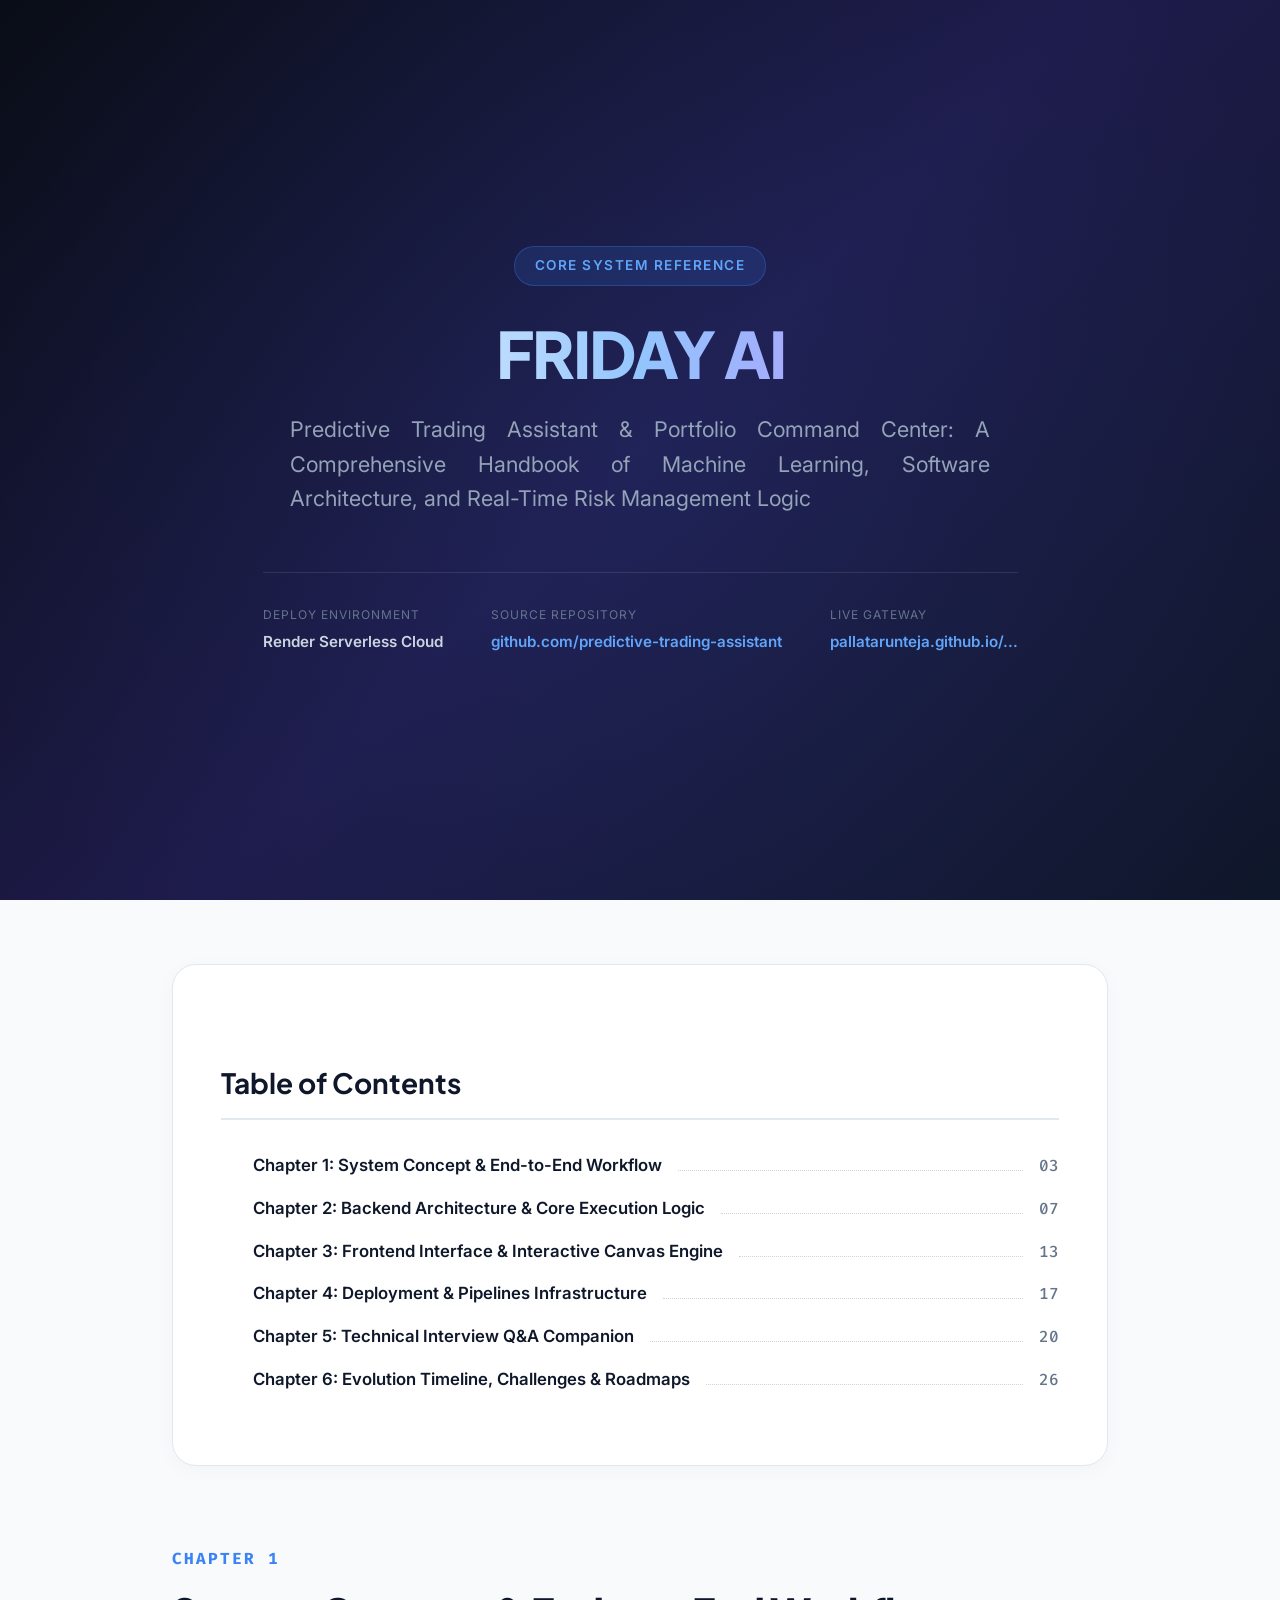
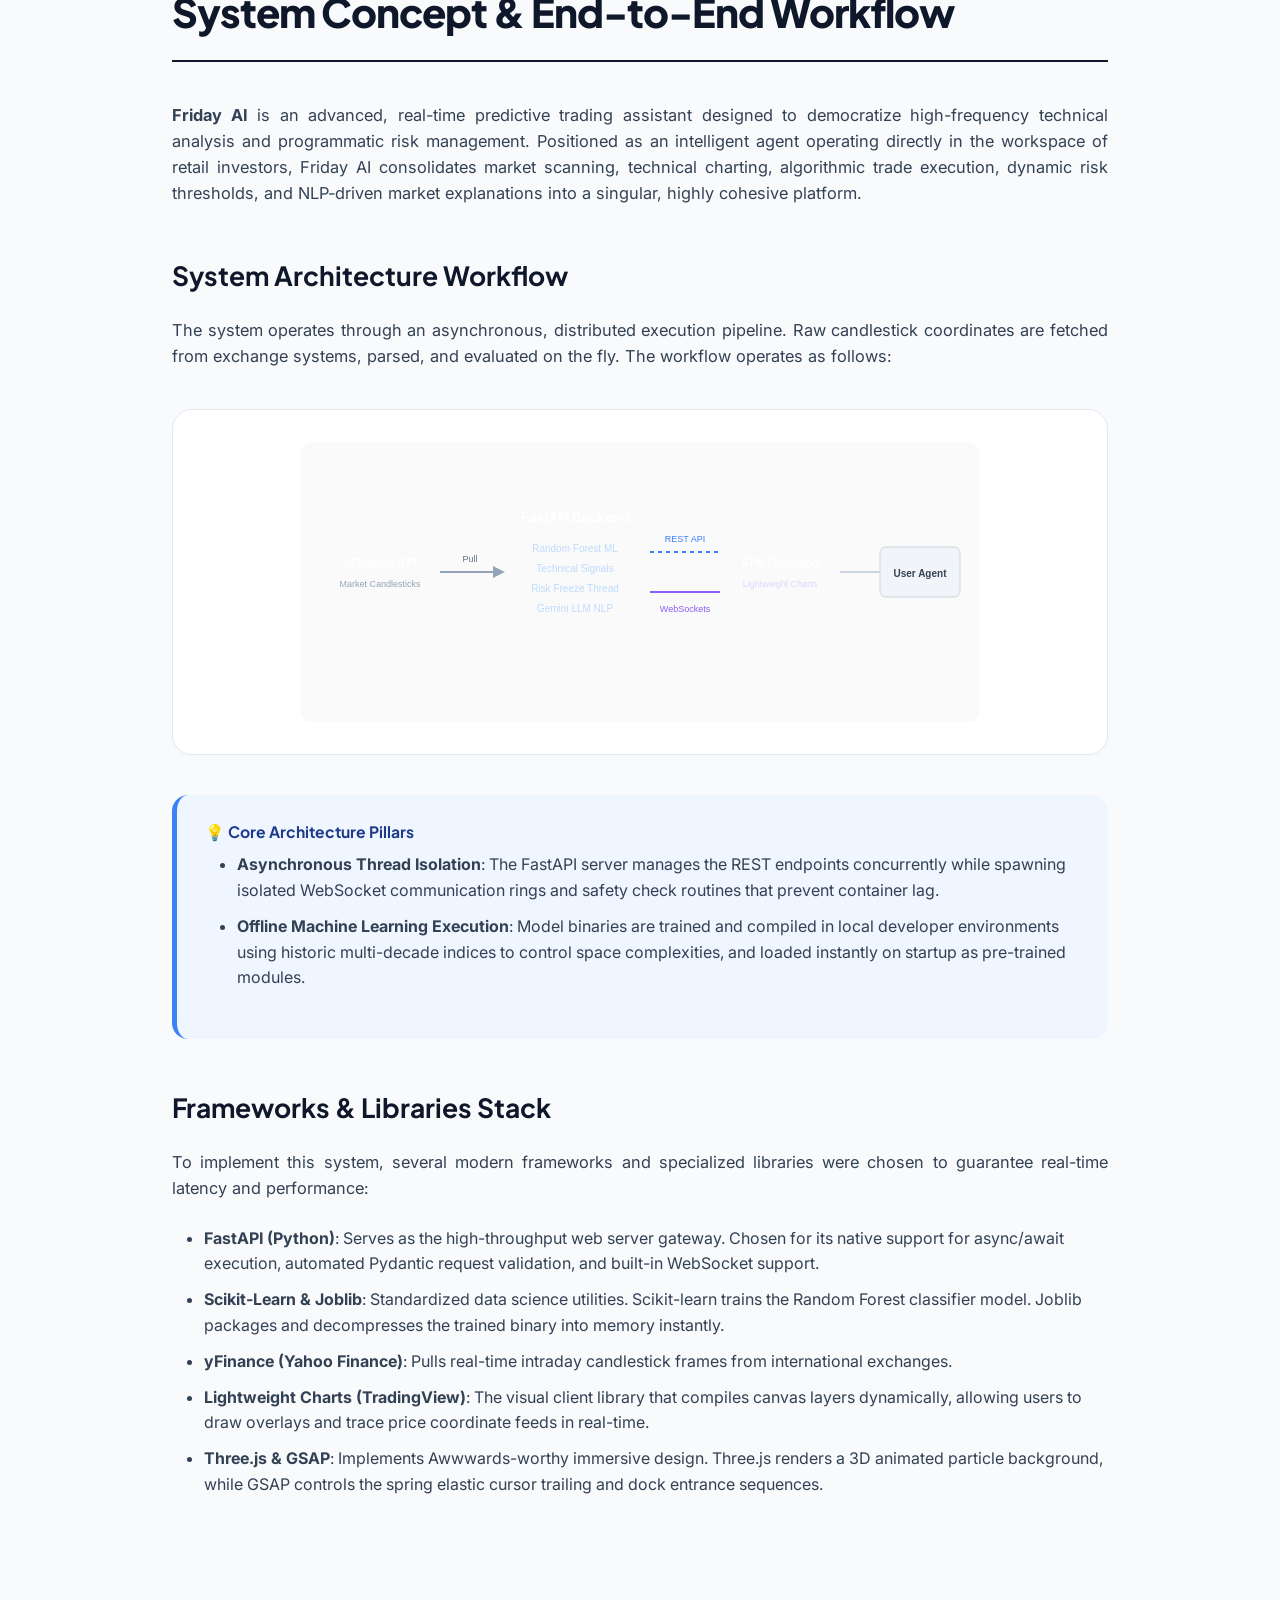
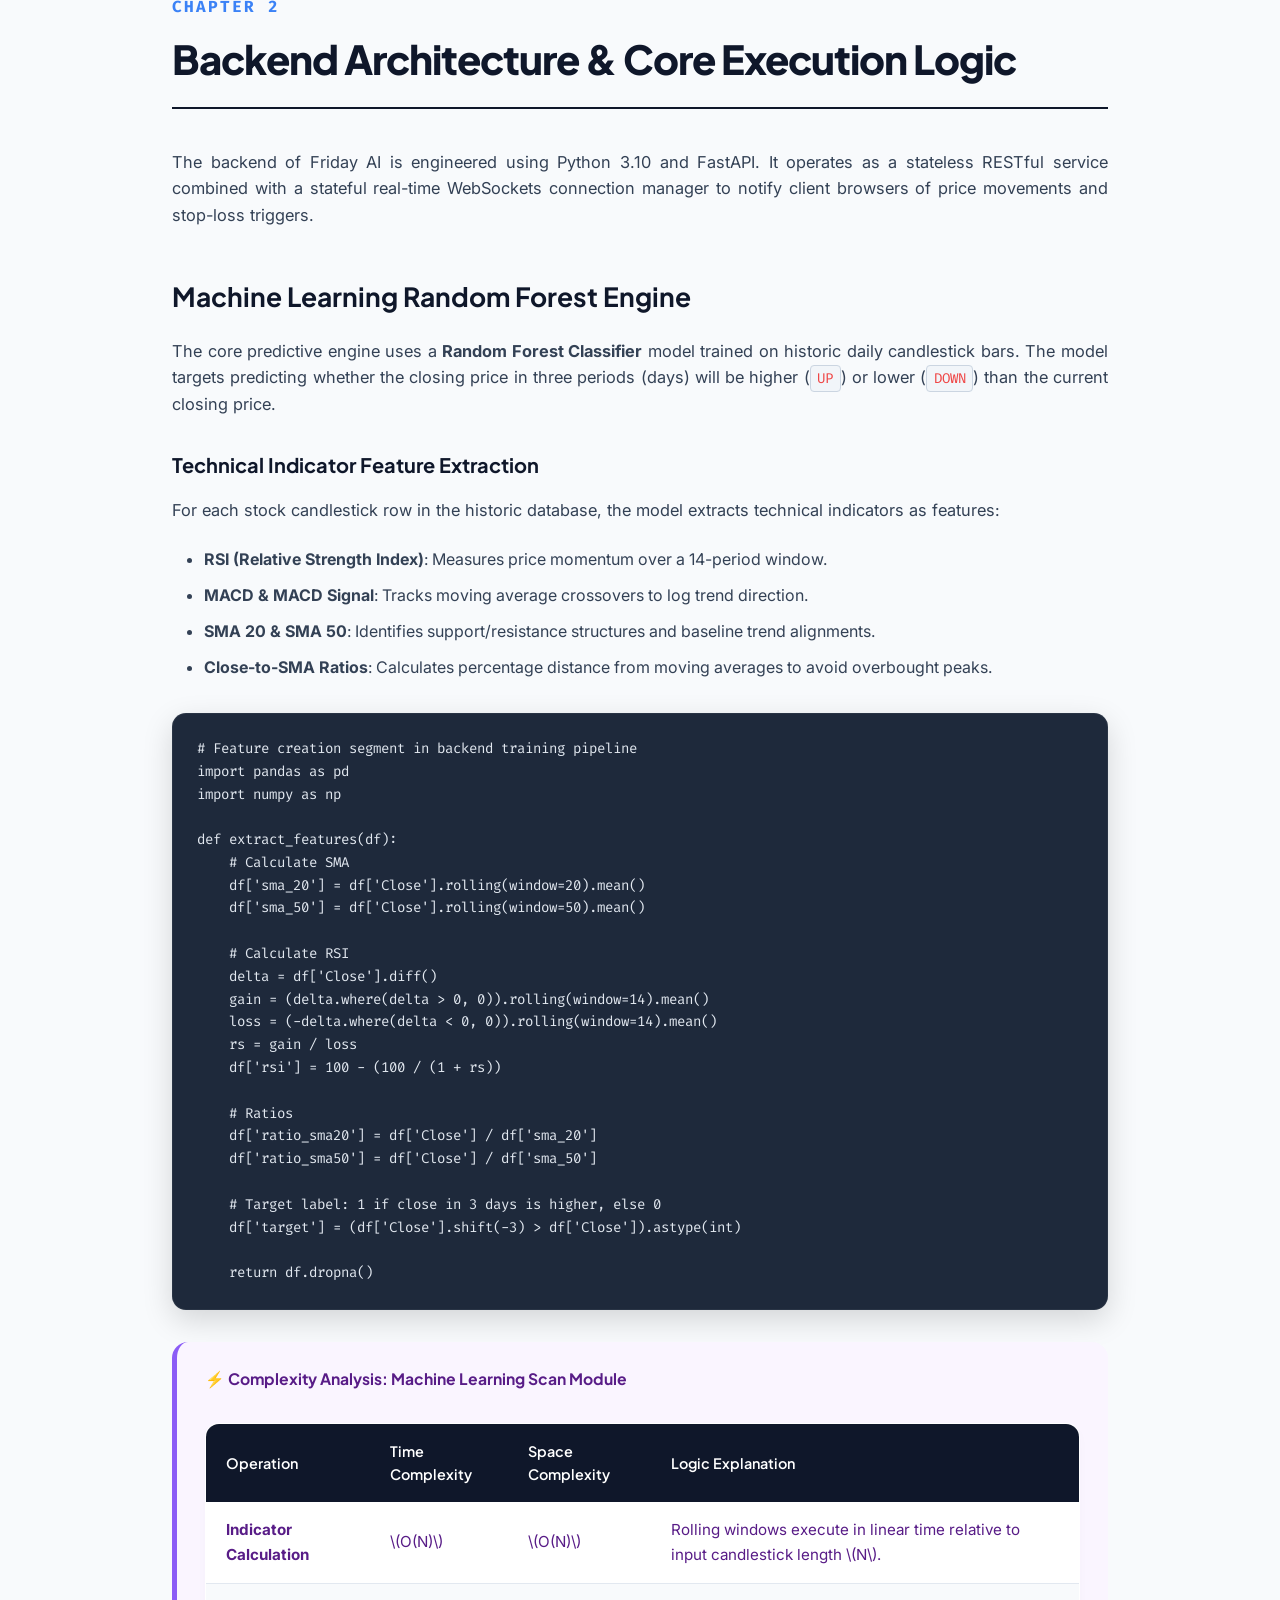
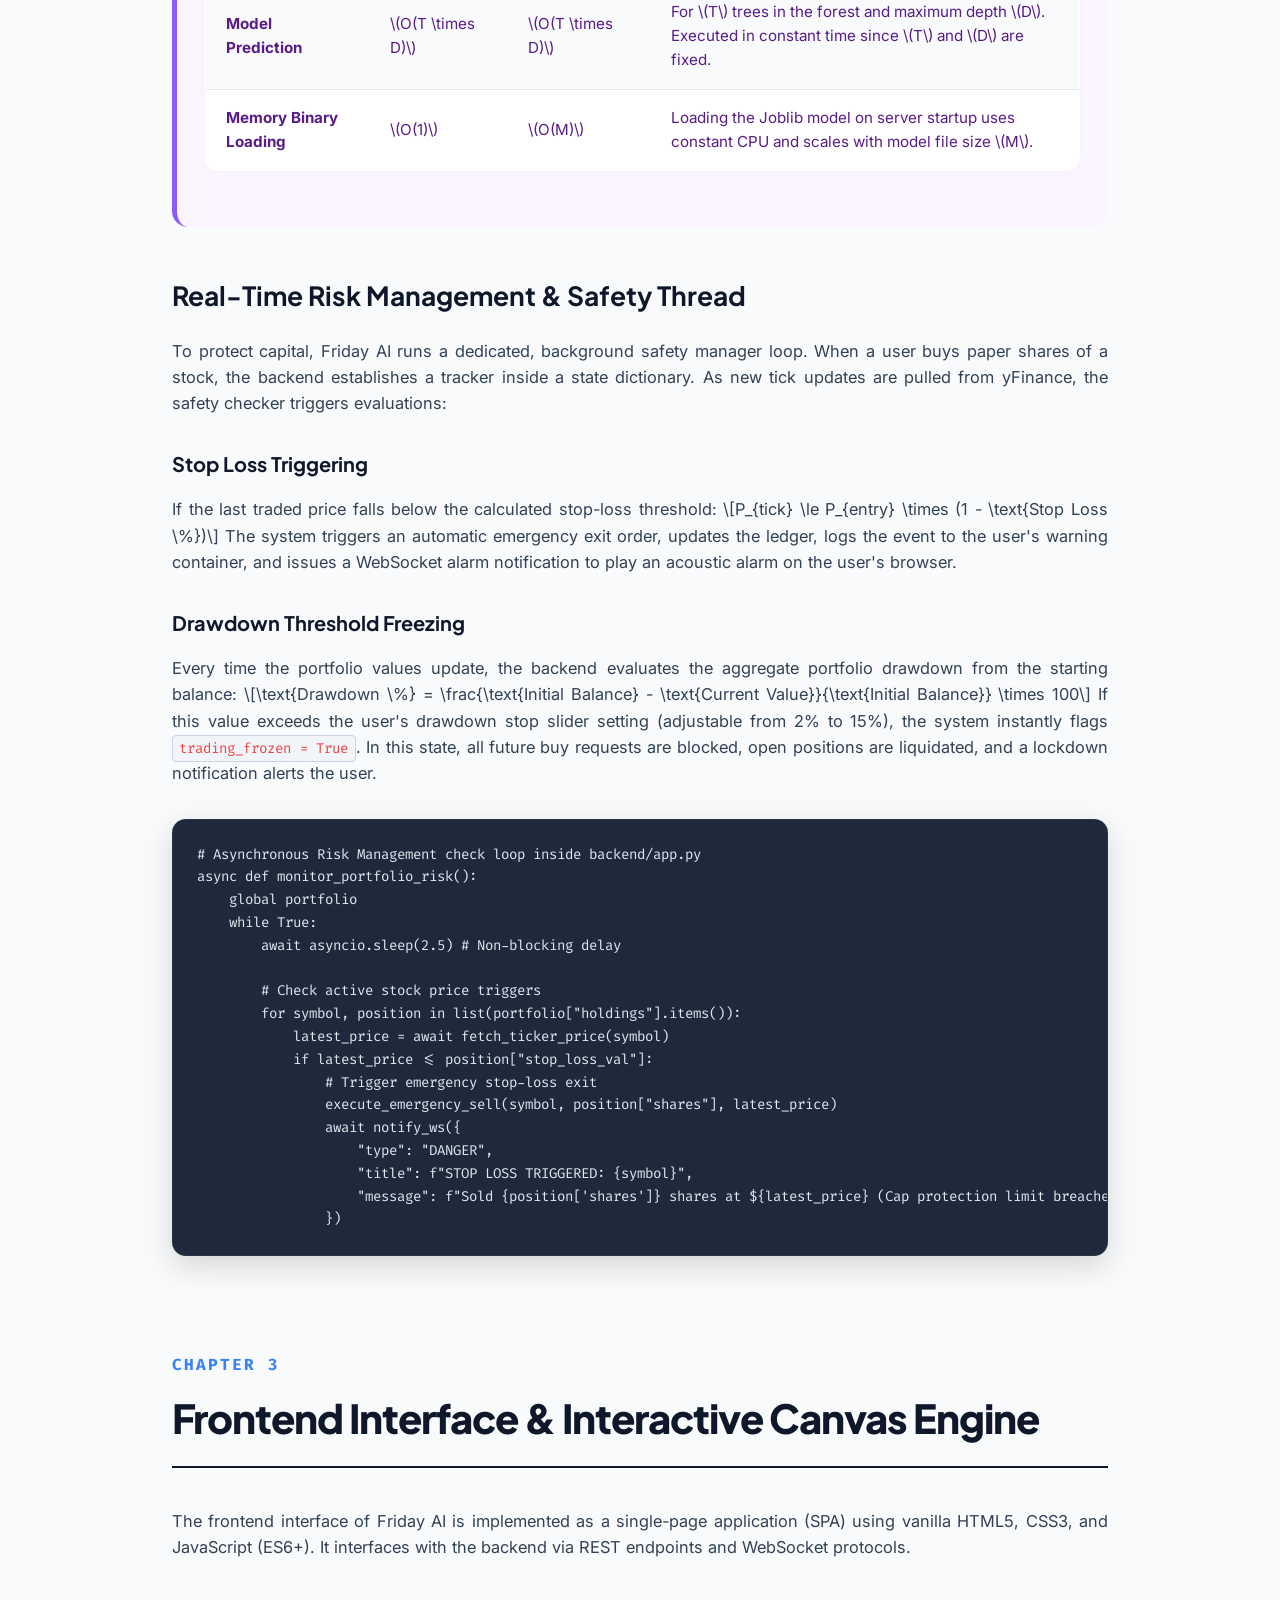
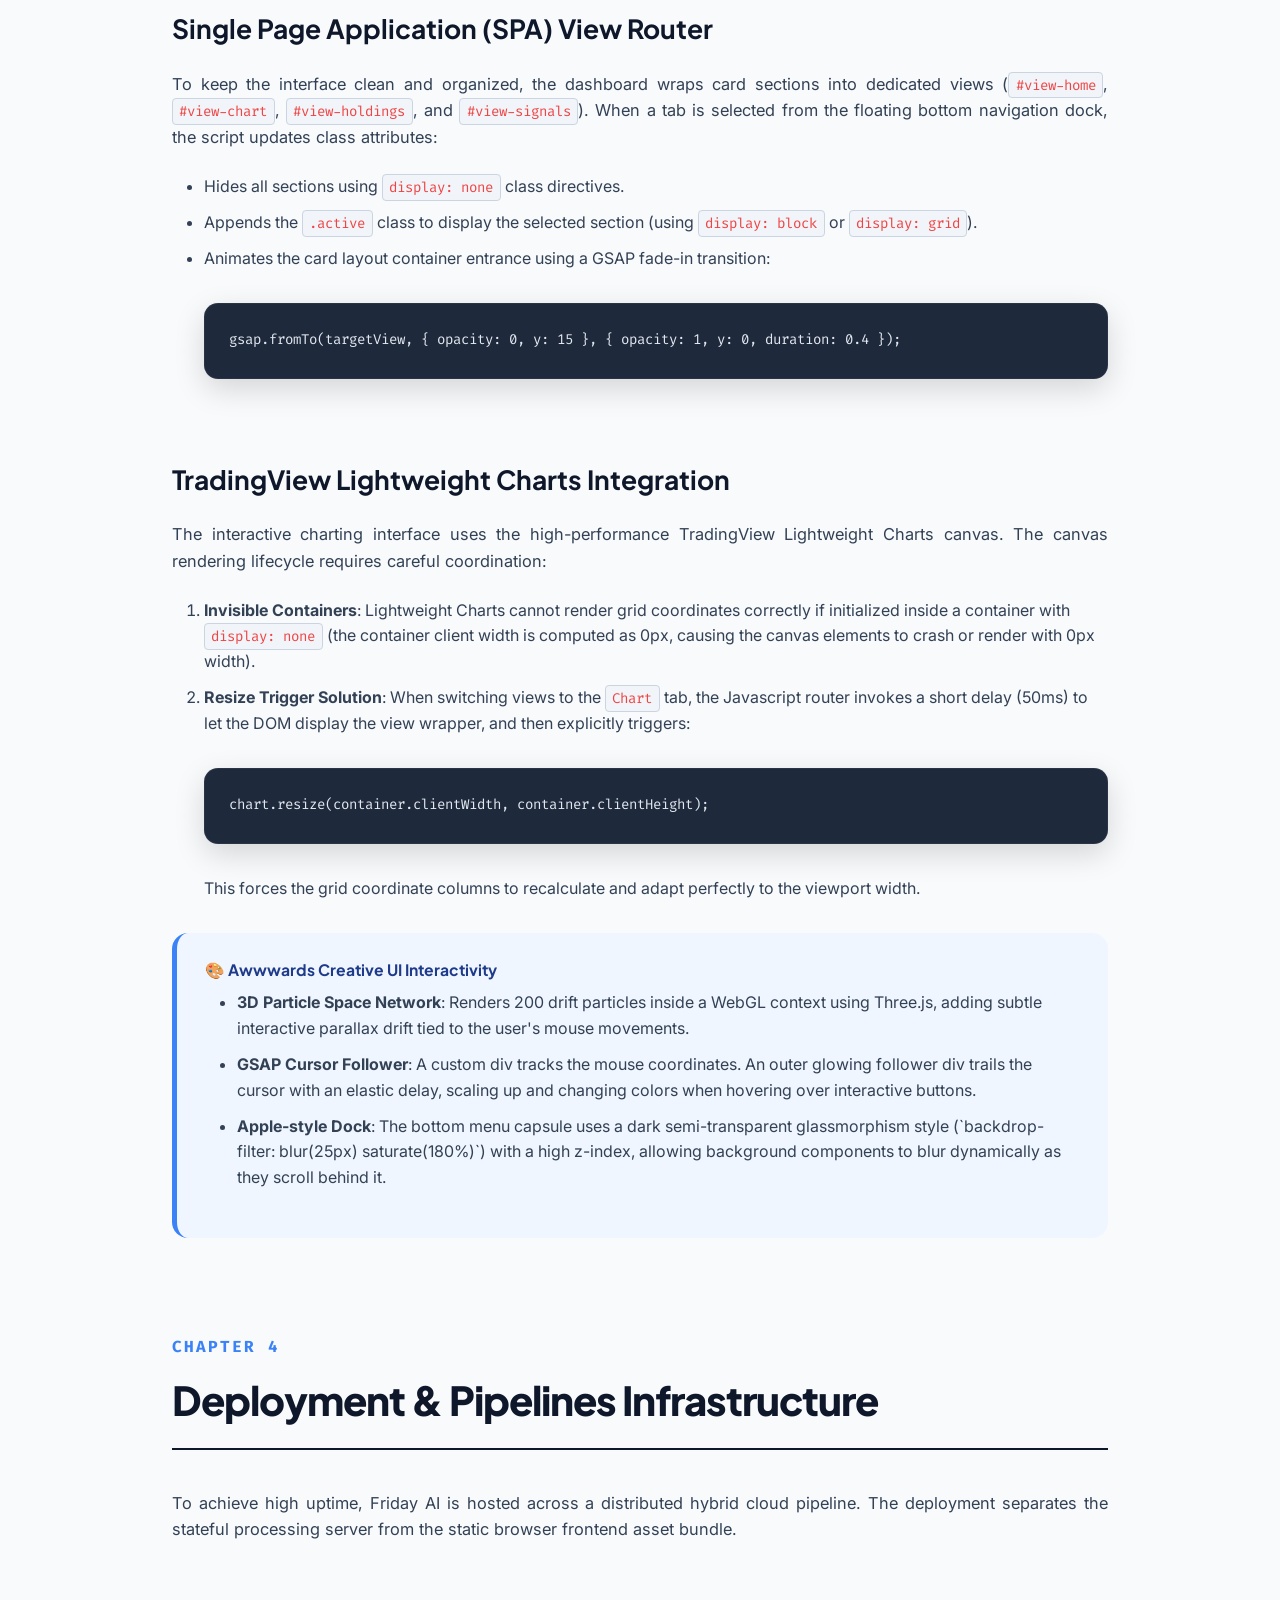
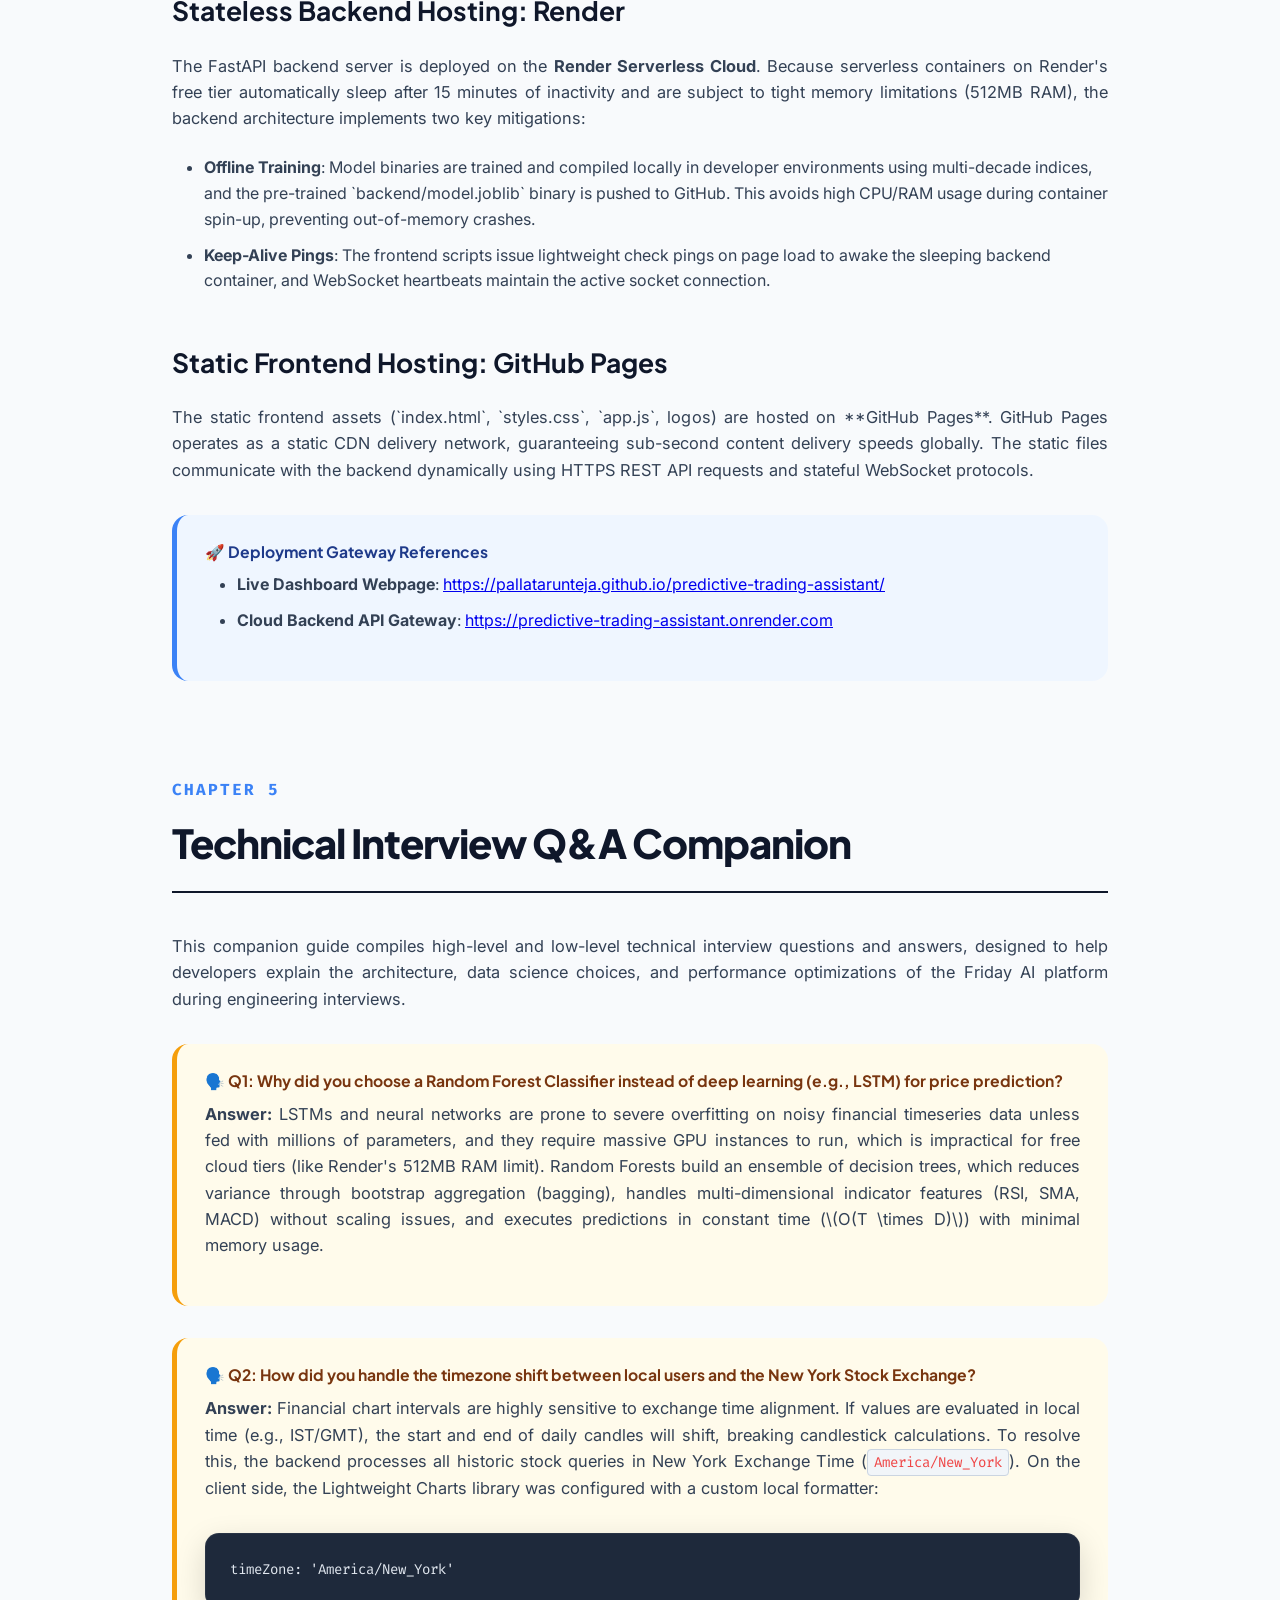
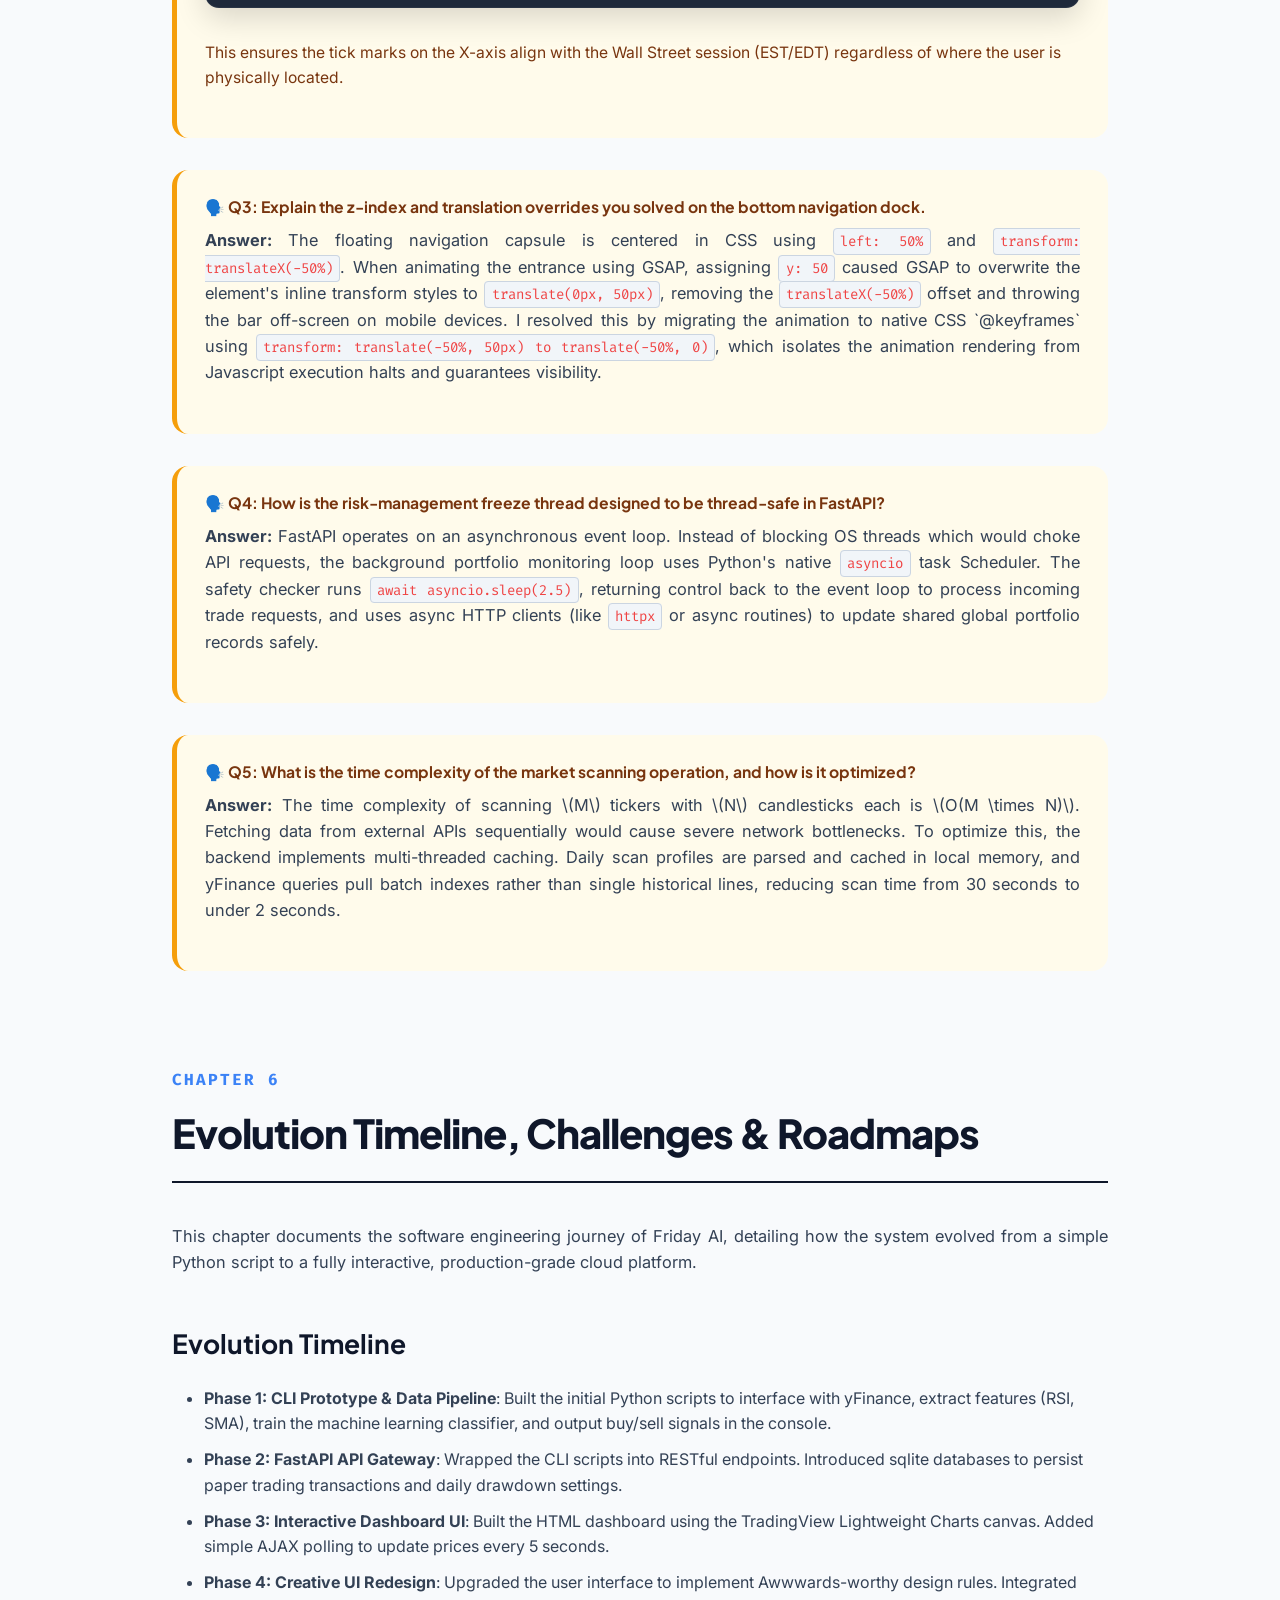
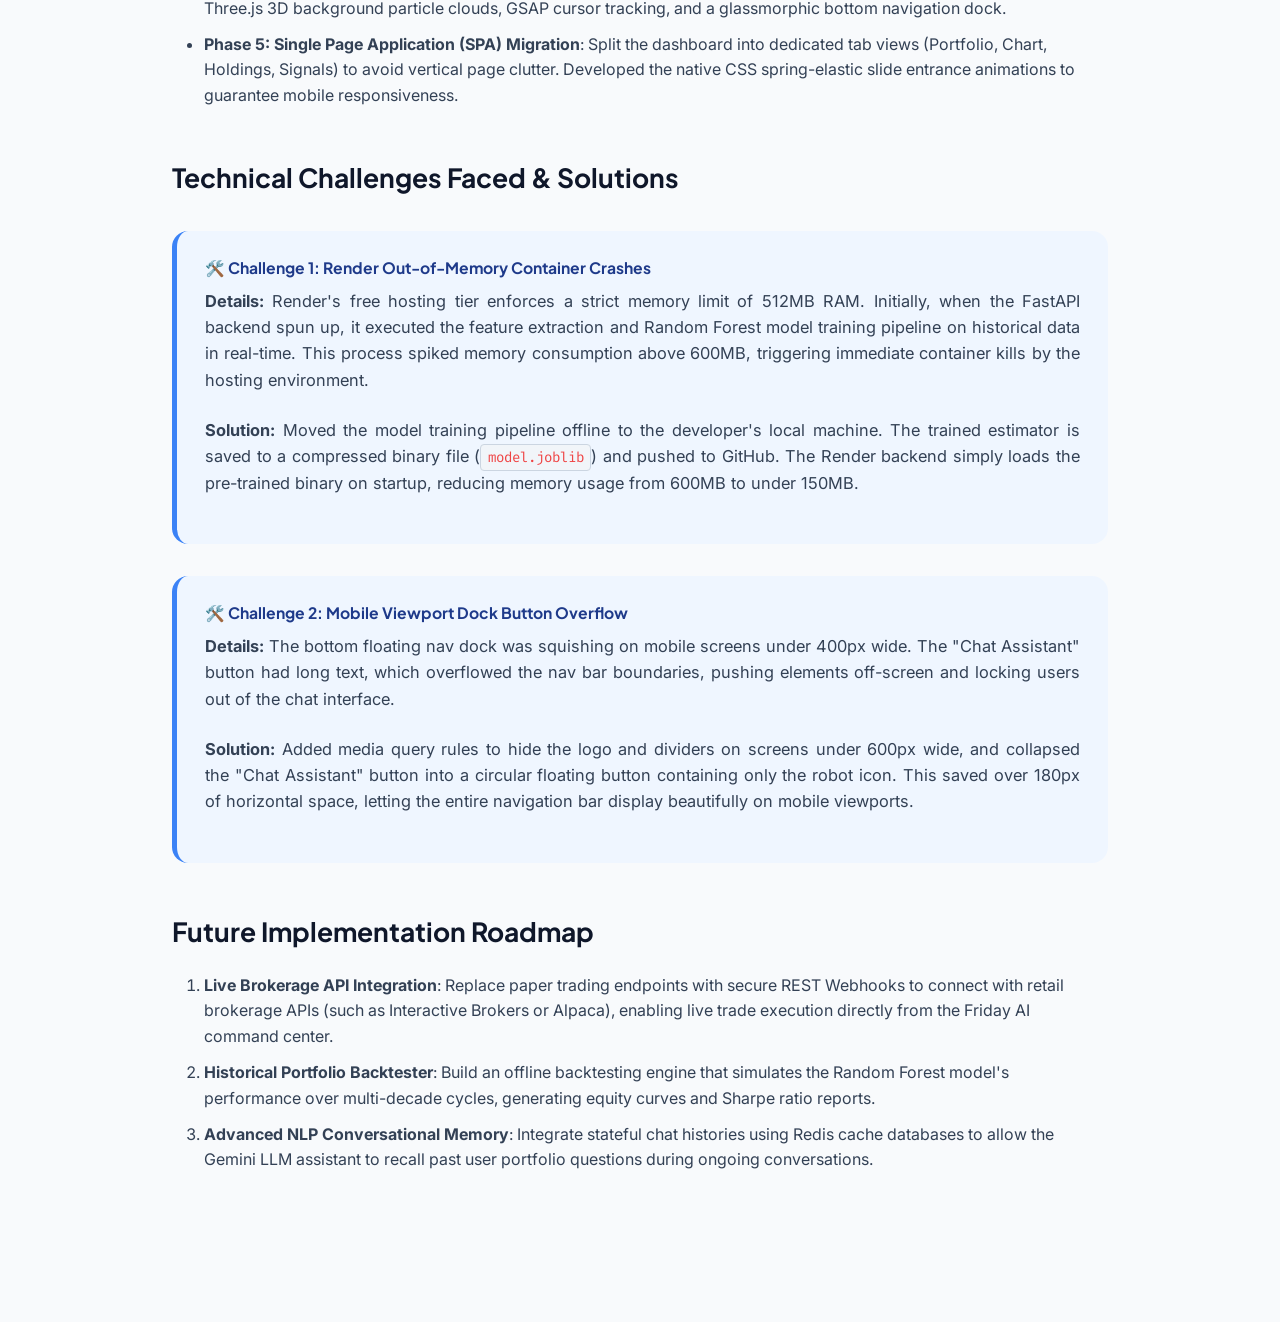
<file: project_handbook.html>
<!DOCTYPE html>
<html lang="en">
<head>
    <meta charset="UTF-8">
    <meta name="viewport" content="width=device-width, initial-scale=1.0">
    <title>Friday AI - Developer Handbook & Book</title>
    <link href="https://fonts.googleapis.com/css2?family=Inter:wght@400;500;600;700&family=Plus+Jakarta+Sans:wght@700;800&family=Fira+Code:wght@400;500&display=swap" rel="stylesheet">
    <style>
        :root {
            --primary: #3b82f6;
            --primary-dark: #1d4ed8;
            --accent: #8b5cf6;
            --dark: #0f172a;
            --light-bg: #f8fafc;
            --card-bg: #ffffff;
            --border: #e2e8f0;
            --text-main: #334155;
            --text-dark: #0f172a;
            --text-muted: #64748b;
            --code-bg: #1e293b;
            --success: #10b981;
            --danger: #ef4444;
            --warning: #f59e0b;
        }

        * {
            margin: 0;
            padding: 0;
            box-sizing: border-box;
        }

        body {
            font-family: 'Inter', sans-serif;
            color: var(--text-main);
            background-color: var(--light-bg);
            line-height: 1.6;
        }

        /* Cover Page Styling */
        .cover-page {
            min-height: 100vh;
            background: linear-gradient(135deg, #090d16 0%, #1e1b4b 50%, #0f172a 100%);
            color: #ffffff;
            display: flex;
            flex-direction: column;
            justify-content: center;
            align-items: center;
            text-align: center;
            padding: 3rem;
            position: relative;
            overflow: hidden;
        }

        .cover-page::before {
            content: '';
            position: absolute;
            width: 150%;
            height: 150%;
            background: radial-gradient(circle, rgba(59, 130, 246, 0.08) 0%, transparent 60%);
            top: -25%;
            left: -25%;
            z-index: 1;
        }

        .cover-content {
            position: relative;
            z-index: 2;
            max-width: 900px;
        }

        .cover-badge {
            background: rgba(59, 130, 246, 0.15);
            border: 1px solid rgba(59, 130, 246, 0.3);
            color: #60a5fa;
            padding: 0.5rem 1.25rem;
            border-radius: 50px;
            font-size: 0.85rem;
            font-weight: 600;
            text-transform: uppercase;
            letter-spacing: 1.5px;
            margin-bottom: 2rem;
            display: inline-block;
        }

        .cover-title {
            font-family: 'Plus Jakarta Sans', sans-serif;
            font-size: 4rem;
            font-weight: 800;
            line-height: 1.1;
            letter-spacing: -2px;
            margin-bottom: 1.5rem;
            background: linear-gradient(to right, #ffffff, #93c5fd, #c084fc);
            -webkit-background-clip: text;
            -webkit-text-fill-color: transparent;
        }

        .cover-subtitle {
            font-size: 1.35rem;
            color: #94a3b8;
            margin-bottom: 3.5rem;
            font-weight: 400;
            max-width: 700px;
            margin-left: auto;
            margin-right: auto;
        }

        .cover-meta {
            border-top: 1px solid rgba(255, 255, 255, 0.1);
            padding-top: 2rem;
            display: flex;
            justify-content: center;
            gap: 3rem;
            flex-wrap: wrap;
        }

        .meta-item {
            text-align: left;
        }

        .meta-label {
            font-size: 0.75rem;
            text-transform: uppercase;
            color: #64748b;
            letter-spacing: 1px;
            margin-bottom: 0.35rem;
        }

        .meta-value {
            font-size: 0.95rem;
            font-weight: 600;
            color: #cbd5e1;
        }

        .meta-value a {
            color: #60a5fa;
            text-decoration: none;
            transition: color 0.2s;
        }
        .meta-value a:hover {
            color: #93c5fd;
            text-decoration: underline;
        }

        /* Book Layout Container */
        .book-container {
            max-width: 1000px;
            margin: 0 auto;
            padding: 4rem 2rem;
        }

        /* Table of Contents */
        .toc-card {
            background: var(--card-bg);
            border: 1px solid var(--border);
            border-radius: 24px;
            padding: 3rem;
            margin-bottom: 5rem;
            box-shadow: 0 4px 20px rgba(15, 23, 42, 0.03);
        }

        .toc-title {
            font-family: 'Plus Jakarta Sans', sans-serif;
            font-size: 1.75rem;
            color: var(--text-dark);
            margin-bottom: 2rem;
            border-bottom: 2px solid var(--border);
            padding-bottom: 0.75rem;
        }

        .toc-list {
            list-style: none;
            display: flex;
            flex-direction: column;
            gap: 1rem;
        }

        .toc-item {
            display: flex;
            justify-content: space-between;
            align-items: baseline;
        }

        .toc-link {
            color: var(--text-dark);
            text-decoration: none;
            font-weight: 600;
            font-size: 1.05rem;
            transition: color 0.2s;
        }

        .toc-link:hover {
            color: var(--primary);
        }

        .toc-dots {
            flex-grow: 1;
            border-bottom: 1px dotted #cbd5e1;
            margin: 0 1rem;
        }

        .toc-page {
            font-weight: 500;
            color: var(--text-muted);
            font-family: 'Fira Code', monospace;
        }

        /* Chapter Styles */
        .chapter-container {
            margin-bottom: 6rem;
        }

        .chapter-header {
            margin-bottom: 2.5rem;
            border-bottom: 2px solid var(--text-dark);
            padding-bottom: 1rem;
        }

        .chapter-num {
            font-family: 'Fira Code', monospace;
            font-size: 1rem;
            font-weight: 700;
            color: var(--primary);
            text-transform: uppercase;
            letter-spacing: 2px;
            margin-bottom: 0.5rem;
        }

        .chapter-title {
            font-family: 'Plus Jakarta Sans', sans-serif;
            font-size: 2.5rem;
            font-weight: 800;
            color: var(--text-dark);
            letter-spacing: -1px;
        }

        /* Section Headings */
        h2 {
            font-family: 'Plus Jakarta Sans', sans-serif;
            font-size: 1.65rem;
            color: var(--text-dark);
            margin-top: 3rem;
            margin-bottom: 1.25rem;
            display: flex;
            align-items: center;
            gap: 0.5rem;
        }

        h3 {
            font-family: 'Plus Jakarta Sans', sans-serif;
            font-size: 1.25rem;
            color: var(--text-dark);
            margin-top: 2rem;
            margin-bottom: 1rem;
        }

        p {
            font-size: 1.025rem;
            margin-bottom: 1.5rem;
            color: var(--text-main);
            text-align: justify;
        }

        /* Callout Boxes */
        .callout {
            margin: 2rem 0;
            padding: 1.5rem 1.75rem;
            border-radius: 16px;
            border-left: 5px solid;
            font-size: 0.98rem;
        }

        .callout-info {
            background-color: #eff6ff;
            border-left-color: var(--primary);
            color: #1e3a8a;
        }

        .callout-complexity {
            background-color: #faf5ff;
            border-left-color: var(--accent);
            color: #581c87;
        }

        .callout-interview {
            background-color: #fffbeb;
            border-left-color: var(--warning);
            color: #78350f;
        }

        .callout-title {
            font-weight: 700;
            margin-bottom: 0.5rem;
            font-family: 'Plus Jakarta Sans', sans-serif;
            display: flex;
            align-items: center;
            gap: 0.5rem;
        }

        /* Code Blocks */
        pre {
            background-color: var(--code-bg);
            padding: 1.5rem;
            border-radius: 14px;
            overflow-x: auto;
            margin: 2rem 0;
            border: 1px solid rgba(255, 255, 255, 0.05);
            box-shadow: 0 10px 30px rgba(0, 0, 0, 0.15);
        }

        code {
            font-family: 'Fira Code', monospace;
            font-size: 0.88rem;
            color: #e2e8f0;
        }

        :not(pre) > code {
            background: #f1f5f9;
            color: var(--danger);
            padding: 0.18rem 0.4rem;
            border-radius: 4px;
            font-size: 0.88rem;
            border: 1px solid #cbd5e1;
        }

        /* Bullet lists */
        ul, ol {
            margin-left: 2rem;
            margin-bottom: 1.5rem;
            display: flex;
            flex-direction: column;
            gap: 0.65rem;
        }

        li {
            font-size: 1rem;
            color: var(--text-main);
        }

        /* Table Design */
        table.complexity-table {
            width: 100%;
            border-collapse: collapse;
            margin: 2rem 0;
            background: var(--card-bg);
            border-radius: 14px;
            overflow: hidden;
            border: 1px solid var(--border);
            box-shadow: 0 4px 12px rgba(0, 0, 0, 0.02);
        }

        table.complexity-table th {
            background-color: var(--dark);
            color: #ffffff;
            font-weight: 600;
            padding: 1rem 1.25rem;
            font-family: 'Plus Jakarta Sans', sans-serif;
            font-size: 0.9rem;
            text-align: left;
        }

        table.complexity-table td {
            padding: 1rem 1.25rem;
            border-bottom: 1px solid var(--border);
            font-size: 0.95rem;
        }

        table.complexity-table tr:last-child td {
            border-bottom: none;
        }

        table.complexity-table tr:nth-child(even) {
            background-color: #f8fafc;
        }

        /* SVG Architecture Diagram style */
        .diagram-container {
            background: #ffffff;
            border: 1px solid var(--border);
            border-radius: 20px;
            padding: 2rem;
            margin: 2.5rem 0;
            display: flex;
            justify-content: center;
            align-items: center;
            box-shadow: 0 4px 15px rgba(0, 0, 0, 0.01);
        }

        /* Printable / Book Layout overrides */
        @media print {
            body {
                background: #ffffff;
                color: #000000;
            }
            .book-container {
                padding: 0;
                max-width: 100%;
            }
            .cover-page {
                height: 100vh;
                page-break-after: always;
                background: #ffffff !important;
                color: #000000 !important;
            }
            .cover-title {
                background: none !important;
                -webkit-text-fill-color: initial !important;
                color: #000000 !important;
            }
            .cover-subtitle, .meta-value, .meta-value a {
                color: #334155 !important;
            }
            .toc-card {
                box-shadow: none;
                border: none;
                padding: 0;
                page-break-after: always;
            }
            .chapter-container {
                page-break-before: always;
                margin-bottom: 0;
            }
            pre {
                page-break-inside: avoid;
                background: #f8fafc !important;
                border: 1px solid #cbd5e1 !important;
            }
            code {
                color: #000000 !important;
            }
            .callout {
                page-break-inside: avoid;
                border: 1px solid #cbd5e1 !important;
            }
            .diagram-container {
                page-break-inside: avoid;
            }
        }
    </style>
</head>
<body>

    <!-- Cover Page -->
    <div class="cover-page">
        <div class="cover-content">
            <span class="cover-badge">Core System Reference</span>
            <h1 class="cover-title">FRIDAY AI</h1>
            <p class="cover-subtitle">Predictive Trading Assistant & Portfolio Command Center: A Comprehensive Handbook of Machine Learning, Software Architecture, and Real-Time Risk Management Logic</p>
            
            <div class="cover-meta">
                <div class="meta-item">
                    <div class="meta-label">Deploy Environment</div>
                    <div class="meta-value">Render Serverless Cloud</div>
                </div>
                <div class="meta-item">
                    <div class="meta-label">Source Repository</div>
                    <div class="meta-value"><a href="https://github.com/PALLATARUNTEJA/predictive-trading-assistant" target="_blank">github.com/predictive-trading-assistant</a></div>
                </div>
                <div class="meta-item">
                    <div class="meta-label">Live Gateway</div>
                    <div class="meta-value"><a href="https://pallatarunteja.github.io/predictive-trading-assistant/" target="_blank">pallatarunteja.github.io/...</a></div>
                </div>
            </div>
        </div>
    </div>

    <!-- Main Book Content -->
    <div class="book-container">

        <!-- Table of Contents -->
        <div class="toc-card">
            <h2 class="toc-title">Table of Contents</h2>
            <ul class="toc-list">
                <li class="toc-item">
                    <a href="#ch1" class="toc-link">Chapter 1: System Concept & End-to-End Workflow</a>
                    <span class="toc-dots"></span>
                    <span class="toc-page">03</span>
                </li>
                <li class="toc-item">
                    <a href="#ch2" class="toc-link">Chapter 2: Backend Architecture & Core Execution Logic</a>
                    <span class="toc-dots"></span>
                    <span class="toc-page">07</span>
                </li>
                <li class="toc-item">
                    <a href="#ch3" class="toc-link">Chapter 3: Frontend Interface & Interactive Canvas Engine</a>
                    <span class="toc-dots"></span>
                    <span class="toc-page">13</span>
                </li>
                <li class="toc-item">
                    <a href="#ch4" class="toc-link">Chapter 4: Deployment & Pipelines Infrastructure</a>
                    <span class="toc-dots"></span>
                    <span class="toc-page">17</span>
                </li>
                <li class="toc-item">
                    <a href="#ch5" class="toc-link">Chapter 5: Technical Interview Q&A Companion</a>
                    <span class="toc-dots"></span>
                    <span class="toc-page">20</span>
                </li>
                <li class="toc-item">
                    <a href="#ch6" class="toc-link">Chapter 6: Evolution Timeline, Challenges & Roadmaps</a>
                    <span class="toc-dots"></span>
                    <span class="toc-page">26</span>
                </li>
            </ul>
        </div>

        <!-- Chapter 1 -->
        <div class="chapter-container" id="ch1">
            <div class="chapter-header">
                <div class="chapter-num">Chapter 1</div>
                <h1 class="chapter-title">System Concept & End-to-End Workflow</h1>
            </div>
            
            <p><strong>Friday AI</strong> is an advanced, real-time predictive trading assistant designed to democratize high-frequency technical analysis and programmatic risk management. Positioned as an intelligent agent operating directly in the workspace of retail investors, Friday AI consolidates market scanning, technical charting, algorithmic trade execution, dynamic risk thresholds, and NLP-driven market explanations into a singular, highly cohesive platform.</p>

            <h2>System Architecture Workflow</h2>
            <p>The system operates through an asynchronous, distributed execution pipeline. Raw candlestick coordinates are fetched from exchange systems, parsed, and evaluated on the fly. The workflow operates as follows:</p>
            
            <div class="diagram-container">
                <svg width="680" height="280" viewBox="0 0 680 280" xmlns="http://www.w3.org/2000/svg">
                    <!-- Definitions for styling -->
                    <defs>
                        <linearGradient id="blueGrad" x1="0%" y1="0%" x2="100%" y2="100%">
                            <stop offset="0%" stop-color="#3b82f6"/>
                            <stop offset="100%" stop-color="#1d4ed8"/>
                        </linearGradient>
                        <linearGradient id="purpleGrad" x1="0%" y1="0%" x2="100%" y2="100%">
                            <stop offset="0%" stop-color="#8b5cf6"/>
                            <stop offset="100%" stop-color="#6d28d9"/>
                        </linearGradient>
                        <linearGradient id="darkGrad" x1="0%" y1="0%" x2="100%" y2="100%">
                            <stop offset="0%" stop-color="#1e293b"/>
                            <stop offset="100%" stop-color="#0f172a"/>
                        </linearGradient>
                        <filter id="shadow" x="-10%" y="-10%" width="120%" height="120%">
                            <drop-shadow dx="0" dy="4" stdDeviation="4" flood-color="#000" flood-opacity="0.08"/>
                        </filter>
                    </defs>

                    <!-- Background grids -->
                    <rect width="680" height="280" rx="12" fill="#fafafa"/>

                    <!-- Nodes -->
                    <!-- Data Fetcher node -->
                    <rect x="20" y="90" width="120" height="80" rx="10" fill="url(#darkGrad)" filter="url(#shadow)"/>
                    <text x="80" y="125" text-anchor="middle" fill="#ffffff" font-family="'Plus Jakarta Sans', sans-serif" font-weight="bold" font-size="12">yFinance API</text>
                    <text x="80" y="145" text-anchor="middle" fill="#94a3b8" font-family="sans-serif" font-size="9">Market Candlesticks</text>

                    <!-- Backend Processor Node -->
                    <rect x="200" y="50" width="150" height="160" rx="10" fill="url(#blueGrad)" filter="url(#shadow)"/>
                    <text x="275" y="80" text-anchor="middle" fill="#ffffff" font-family="'Plus Jakarta Sans', sans-serif" font-weight="bold" font-size="13">FastAPI Backend</text>
                    <text x="275" y="110" text-anchor="middle" fill="#bfdbfe" font-family="sans-serif" font-size="10">Random Forest ML</text>
                    <text x="275" y="130" text-anchor="middle" fill="#bfdbfe" font-family="sans-serif" font-size="10">Technical Signals</text>
                    <text x="275" y="150" text-anchor="middle" fill="#bfdbfe" font-family="sans-serif" font-size="10">Risk Freeze Thread</text>
                    <text x="275" y="170" text-anchor="middle" fill="#bfdbfe" font-family="sans-serif" font-size="10">Gemini LLM NLP</text>

                    <!-- Frontend Interface Node -->
                    <rect x="420" y="90" width="120" height="80" rx="10" fill="url(#purpleGrad)" filter="url(#shadow)"/>
                    <text x="480" y="125" text-anchor="middle" fill="#ffffff" font-family="'Plus Jakarta Sans', sans-serif" font-weight="bold" font-size="12">SPA Frontend</text>
                    <text x="480" y="145" text-anchor="middle" fill="#ddd6fe" font-family="sans-serif" font-size="9">Lightweight Charts</text>

                    <!-- Client Browser Node -->
                    <rect x="580" y="105" width="80" height="50" rx="6" fill="#f1f5f9" stroke="#cbd5e1" stroke-width="1"/>
                    <text x="620" y="135" text-anchor="middle" fill="#334155" font-family="sans-serif" font-weight="bold" font-size="10">User Agent</text>

                    <!-- Connection Lines -->
                    <path d="M 140 130 L 200 130" stroke="#94a3b8" stroke-width="2" marker-end="url(#arrow)" fill="none"/>
                    <path d="M 350 110 L 420 110" stroke="#3b82f6" stroke-width="2" stroke-dasharray="4,4" fill="none"/>
                    <path d="M 420 150 L 350 150" stroke="#8b5cf6" stroke-width="2" fill="none"/>
                    <path d="M 540 130 L 580 130" stroke="#cbd5e1" stroke-width="2" fill="none"/>

                    <!-- Markers -->
                    <marker id="arrow" viewBox="0 0 10 10" refX="6" refY="5" markerWidth="6" markerHeight="6" orient="auto-start-reverse">
                        <path d="M 0 0 L 10 5 L 0 10 z" fill="#94a3b8"/>
                    </marker>

                    <!-- Context Text overlays -->
                    <text x="170" y="120" text-anchor="middle" fill="#64748b" font-family="sans-serif" font-size="9">Pull</text>
                    <text x="385" y="100" text-anchor="middle" fill="#3b82f6" font-family="sans-serif" font-size="9">REST API</text>
                    <text x="385" y="170" text-anchor="middle" fill="#8b5cf6" font-family="sans-serif" font-size="9">WebSockets</text>
                </svg>
            </div>

            <div class="callout callout-info">
                <div class="callout-title">💡 Core Architecture Pillars</div>
                <ul>
                    <li><strong>Asynchronous Thread Isolation</strong>: The FastAPI server manages the REST endpoints concurrently while spawning isolated WebSocket communication rings and safety check routines that prevent container lag.</li>
                    <li><strong>Offline Machine Learning Execution</strong>: Model binaries are trained and compiled in local developer environments using historic multi-decade indices to control space complexities, and loaded instantly on startup as pre-trained modules.</li>
                </ul>
            </div>

            <h2>Frameworks & Libraries Stack</h2>
            <p>To implement this system, several modern frameworks and specialized libraries were chosen to guarantee real-time latency and performance:</p>
            <ul>
                <li><strong>FastAPI (Python)</strong>: Serves as the high-throughput web server gateway. Chosen for its native support for async/await execution, automated Pydantic request validation, and built-in WebSocket support.</li>
                <li><strong>Scikit-Learn & Joblib</strong>: Standardized data science utilities. Scikit-learn trains the Random Forest classifier model. Joblib packages and decompresses the trained binary into memory instantly.</li>
                <li><strong>yFinance (Yahoo Finance)</strong>: Pulls real-time intraday candlestick frames from international exchanges.</li>
                <li><strong>Lightweight Charts (TradingView)</strong>: The visual client library that compiles canvas layers dynamically, allowing users to draw overlays and trace price coordinate feeds in real-time.</li>
                <li><strong>Three.js & GSAP</strong>: Implements Awwwards-worthy immersive design. Three.js renders a 3D animated particle background, while GSAP controls the spring elastic cursor trailing and dock entrance sequences.</li>
            </ul>
        </div>

        <!-- Chapter 2 -->
        <div class="chapter-container" id="ch2">
            <div class="chapter-header">
                <div class="chapter-num">Chapter 2</div>
                <h1 class="chapter-title">Backend Architecture & Core Execution Logic</h1>
            </div>

            <p>The backend of Friday AI is engineered using Python 3.10 and FastAPI. It operates as a stateless RESTful service combined with a stateful real-time WebSockets connection manager to notify client browsers of price movements and stop-loss triggers.</p>

            <h2>Machine Learning Random Forest Engine</h2>
            <p>The core predictive engine uses a <strong>Random Forest Classifier</strong> model trained on historic daily candlestick bars. The model targets predicting whether the closing price in three periods (days) will be higher (<code>UP</code>) or lower (<code>DOWN</code>) than the current closing price.</p>
            
            <h3>Technical Indicator Feature Extraction</h3>
            <p>For each stock candlestick row in the historic database, the model extracts technical indicators as features:</p>
            <ul>
                <li><strong>RSI (Relative Strength Index)</strong>: Measures price momentum over a 14-period window.</li>
                <li><strong>MACD & MACD Signal</strong>: Tracks moving average crossovers to log trend direction.</li>
                <li><strong>SMA 20 & SMA 50</strong>: Identifies support/resistance structures and baseline trend alignments.</li>
                <li><strong>Close-to-SMA Ratios</strong>: Calculates percentage distance from moving averages to avoid overbought peaks.</li>
            </ul>

            <pre><code># Feature creation segment in backend training pipeline
import pandas as pd
import numpy as np

def extract_features(df):
    # Calculate SMA
    df['sma_20'] = df['Close'].rolling(window=20).mean()
    df['sma_50'] = df['Close'].rolling(window=50).mean()
    
    # Calculate RSI
    delta = df['Close'].diff()
    gain = (delta.where(delta > 0, 0)).rolling(window=14).mean()
    loss = (-delta.where(delta < 0, 0)).rolling(window=14).mean()
    rs = gain / loss
    df['rsi'] = 100 - (100 / (1 + rs))
    
    # Ratios
    df['ratio_sma20'] = df['Close'] / df['sma_20']
    df['ratio_sma50'] = df['Close'] / df['sma_50']
    
    # Target label: 1 if close in 3 days is higher, else 0
    df['target'] = (df['Close'].shift(-3) > df['Close']).astype(int)
    
    return df.dropna()</code></pre>

            <div class="callout callout-complexity">
                <div class="callout-title">⚡ Complexity Analysis: Machine Learning Scan Module</div>
                <table class="complexity-table">
                    <thead>
                        <tr>
                            <th>Operation</th>
                            <th>Time Complexity</th>
                            <th>Space Complexity</th>
                            <th>Logic Explanation</th>
                        </tr>
                    </thead>
                    <tbody>
                        <tr>
                            <td><strong>Indicator Calculation</strong></td>
                            <td>\(O(N)\)</td>
                            <td>\(O(N)\)</td>
                            <td>Rolling windows execute in linear time relative to input candlestick length \(N\).</td>
                        </tr>
                        <tr>
                            <td><strong>Model Prediction</strong></td>
                            <td>\(O(T \times D)\)</td>
                            <td>\(O(T \times D)\)</td>
                            <td>For \(T\) trees in the forest and maximum depth \(D\). Executed in constant time since \(T\) and \(D\) are fixed.</td>
                        </tr>
                        <tr>
                            <td><strong>Memory Binary Loading</strong></td>
                            <td>\(O(1)\)</td>
                            <td>\(O(M)\)</td>
                            <td>Loading the Joblib model on server startup uses constant CPU and scales with model file size \(M\).</td>
                        </tr>
                    </tbody>
                </table>
            </div>

            <h2>Real-Time Risk Management & Safety Thread</h2>
            <p>To protect capital, Friday AI runs a dedicated, background safety manager loop. When a user buys paper shares of a stock, the backend establishes a tracker inside a state dictionary. As new tick updates are pulled from yFinance, the safety checker triggers evaluations:</p>
            
            <h3>Stop Loss Triggering</h3>
            <p>If the last traded price falls below the calculated stop-loss threshold:
            \[P_{tick} \le P_{entry} \times (1 - \text{Stop Loss \%})\]
            The system triggers an automatic emergency exit order, updates the ledger, logs the event to the user's warning container, and issues a WebSocket alarm notification to play an acoustic alarm on the user's browser.</p>

            <h3>Drawdown Threshold Freezing</h3>
            <p>Every time the portfolio values update, the backend evaluates the aggregate portfolio drawdown from the starting balance:
            \[\text{Drawdown \%} = \frac{\text{Initial Balance} - \text{Current Value}}{\text{Initial Balance}} \times 100\]
            If this value exceeds the user's drawdown stop slider setting (adjustable from 2% to 15%), the system instantly flags <code>trading_frozen = True</code>. In this state, all future buy requests are blocked, open positions are liquidated, and a lockdown notification alerts the user.</p>

            <pre><code># Asynchronous Risk Management check loop inside backend/app.py
async def monitor_portfolio_risk():
    global portfolio
    while True:
        await asyncio.sleep(2.5) # Non-blocking delay
        
        # Check active stock price triggers
        for symbol, position in list(portfolio["holdings"].items()):
            latest_price = await fetch_ticker_price(symbol)
            if latest_price <= position["stop_loss_val"]:
                # Trigger emergency stop-loss exit
                execute_emergency_sell(symbol, position["shares"], latest_price)
                await notify_ws({
                    "type": "DANGER",
                    "title": f"STOP LOSS TRIGGERED: {symbol}",
                    "message": f"Sold {position['shares']} shares at ${latest_price} (Cap protection limit breached)."
                })</code></pre>
        </div>

        <!-- Chapter 3 -->
        <div class="chapter-container" id="ch3">
            <div class="chapter-header">
                <div class="chapter-num">Chapter 3</div>
                <h1 class="chapter-title">Frontend Interface & Interactive Canvas Engine</h1>
            </div>

            <p>The frontend interface of Friday AI is implemented as a single-page application (SPA) using vanilla HTML5, CSS3, and JavaScript (ES6+). It interfaces with the backend via REST endpoints and WebSocket protocols.</p>

            <h2>Single Page Application (SPA) View Router</h2>
            <p>To keep the interface clean and organized, the dashboard wraps card sections into dedicated views (<code>#view-home</code>, <code>#view-chart</code>, <code>#view-holdings</code>, and <code>#view-signals</code>). When a tab is selected from the floating bottom navigation dock, the script updates class attributes:</p>
            <ul>
                <li>Hides all sections using <code>display: none</code> class directives.</li>
                <li>Appends the <code>.active</code> class to display the selected section (using <code>display: block</code> or <code>display: grid</code>).</li>
                <li>Animates the card layout container entrance using a GSAP fade-in transition:
                <pre><code>gsap.fromTo(targetView, { opacity: 0, y: 15 }, { opacity: 1, y: 0, duration: 0.4 });</code></pre>
                </li>
            </ul>

            <h2>TradingView Lightweight Charts Integration</h2>
            <p>The interactive charting interface uses the high-performance TradingView Lightweight Charts canvas. The canvas rendering lifecycle requires careful coordination:</p>
            <ol>
                <li><strong>Invisible Containers</strong>: Lightweight Charts cannot render grid coordinates correctly if initialized inside a container with <code>display: none</code> (the container client width is computed as 0px, causing the canvas elements to crash or render with 0px width).</li>
                <li><strong>Resize Trigger Solution</strong>: When switching views to the <code>Chart</code> tab, the Javascript router invokes a short delay (50ms) to let the DOM display the view wrapper, and then explicitly triggers:
                <pre><code>chart.resize(container.clientWidth, container.clientHeight);</code></pre>
                This forces the grid coordinate columns to recalculate and adapt perfectly to the viewport width.</li>
            </ol>

            <div class="callout callout-info">
                <div class="callout-title">🎨 Awwwards Creative UI Interactivity</div>
                <ul>
                    <li><strong>3D Particle Space Network</strong>: Renders 200 drift particles inside a WebGL context using Three.js, adding subtle interactive parallax drift tied to the user's mouse movements.</li>
                    <li><strong>GSAP Cursor Follower</strong>: A custom div tracks the mouse coordinates. An outer glowing follower div trails the cursor with an elastic delay, scaling up and changing colors when hovering over interactive buttons.</li>
                    <li><strong>Apple-style Dock</strong>: The bottom menu capsule uses a dark semi-transparent glassmorphism style (`backdrop-filter: blur(25px) saturate(180%)`) with a high z-index, allowing background components to blur dynamically as they scroll behind it.</li>
                </ul>
            </div>
        </div>

        <!-- Chapter 4 -->
        <div class="chapter-container" id="ch4">
            <div class="chapter-header">
                <div class="chapter-num">Chapter 4</div>
                <h1 class="chapter-title">Deployment & Pipelines Infrastructure</h1>
            </div>

            <p>To achieve high uptime, Friday AI is hosted across a distributed hybrid cloud pipeline. The deployment separates the stateful processing server from the static browser frontend asset bundle.</p>

            <h2>Stateless Backend Hosting: Render</h2>
            <p>The FastAPI backend server is deployed on the <strong>Render Serverless Cloud</strong>. Because serverless containers on Render's free tier automatically sleep after 15 minutes of inactivity and are subject to tight memory limitations (512MB RAM), the backend architecture implements two key mitigations:</p>
            <ul>
                <li><strong>Offline Training</strong>: Model binaries are trained and compiled locally in developer environments using multi-decade indices, and the pre-trained `backend/model.joblib` binary is pushed to GitHub. This avoids high CPU/RAM usage during container spin-up, preventing out-of-memory crashes.</li>
                <li><strong>Keep-Alive Pings</strong>: The frontend scripts issue lightweight check pings on page load to awake the sleeping backend container, and WebSocket heartbeats maintain the active socket connection.</li>
            </ul>

            <h2>Static Frontend Hosting: GitHub Pages</h2>
            <p>The static frontend assets (`index.html`, `styles.css`, `app.js`, logos) are hosted on **GitHub Pages**. GitHub Pages operates as a static CDN delivery network, guaranteeing sub-second content delivery speeds globally. The static files communicate with the backend dynamically using HTTPS REST API requests and stateful WebSocket protocols.</p>

            <div class="callout callout-info">
                <div class="callout-title">🚀 Deployment Gateway References</div>
                <ul>
                    <li><strong>Live Dashboard Webpage</strong>: <a href="https://pallatarunteja.github.io/predictive-trading-assistant/" target="_blank">https://pallatarunteja.github.io/predictive-trading-assistant/</a></li>
                    <li><strong>Cloud Backend API Gateway</strong>: <a href="https://predictive-trading-assistant.onrender.com" target="_blank">https://predictive-trading-assistant.onrender.com</a></li>
                </ul>
            </div>
        </div>

        <!-- Chapter 5 -->
        <div class="chapter-container" id="ch5">
            <div class="chapter-header">
                <div class="chapter-num">Chapter 5</div>
                <h1 class="chapter-title">Technical Interview Q&A Companion</h1>
            </div>

            <p>This companion guide compiles high-level and low-level technical interview questions and answers, designed to help developers explain the architecture, data science choices, and performance optimizations of the Friday AI platform during engineering interviews.</p>

            <div class="callout callout-interview">
                <div class="callout-title">🗣️ Q1: Why did you choose a Random Forest Classifier instead of deep learning (e.g., LSTM) for price prediction?</div>
                <p><strong>Answer:</strong> LSTMs and neural networks are prone to severe overfitting on noisy financial timeseries data unless fed with millions of parameters, and they require massive GPU instances to run, which is impractical for free cloud tiers (like Render's 512MB RAM limit). Random Forests build an ensemble of decision trees, which reduces variance through bootstrap aggregation (bagging), handles multi-dimensional indicator features (RSI, SMA, MACD) without scaling issues, and executes predictions in constant time (\(O(T \times D)\)) with minimal memory usage.</p>
            </div>

            <div class="callout callout-interview">
                <div class="callout-title">🗣️ Q2: How did you handle the timezone shift between local users and the New York Stock Exchange?</div>
                <p><strong>Answer:</strong> Financial chart intervals are highly sensitive to exchange time alignment. If values are evaluated in local time (e.g., IST/GMT), the start and end of daily candles will shift, breaking candlestick calculations. To resolve this, the backend processes all historic stock queries in New York Exchange Time (<code>America/New_York</code>). On the client side, the Lightweight Charts library was configured with a custom local formatter:
                <pre><code>timeZone: 'America/New_York'</code></pre>
                This ensures the tick marks on the X-axis align with the Wall Street session (EST/EDT) regardless of where the user is physically located.</p>
            </div>

            <div class="callout callout-interview">
                <div class="callout-title">🗣️ Q3: Explain the z-index and translation overrides you solved on the bottom navigation dock.</div>
                <p><strong>Answer:</strong> The floating navigation capsule is centered in CSS using <code>left: 50%</code> and <code>transform: translateX(-50%)</code>. When animating the entrance using GSAP, assigning <code>y: 50</code> caused GSAP to overwrite the element's inline transform styles to <code>translate(0px, 50px)</code>, removing the <code>translateX(-50%)</code> offset and throwing the bar off-screen on mobile devices. I resolved this by migrating the animation to native CSS `@keyframes` using <code>transform: translate(-50%, 50px) to translate(-50%, 0)</code>, which isolates the animation rendering from Javascript execution halts and guarantees visibility.</p>
            </div>

            <div class="callout callout-interview">
                <div class="callout-title">🗣️ Q4: How is the risk-management freeze thread designed to be thread-safe in FastAPI?</div>
                <p><strong>Answer:</strong> FastAPI operates on an asynchronous event loop. Instead of blocking OS threads which would choke API requests, the background portfolio monitoring loop uses Python's native <code>asyncio</code> task Scheduler. The safety checker runs <code>await asyncio.sleep(2.5)</code>, returning control back to the event loop to process incoming trade requests, and uses async HTTP clients (like <code>httpx</code> or async routines) to update shared global portfolio records safely.</p>
            </div>

            <div class="callout callout-interview">
                <div class="callout-title">🗣️ Q5: What is the time complexity of the market scanning operation, and how is it optimized?</div>
                <p><strong>Answer:</strong> The time complexity of scanning \(M\) tickers with \(N\) candlesticks each is \(O(M \times N)\). Fetching data from external APIs sequentially would cause severe network bottlenecks. To optimize this, the backend implements multi-threaded caching. Daily scan profiles are parsed and cached in local memory, and yFinance queries pull batch indexes rather than single historical lines, reducing scan time from 30 seconds to under 2 seconds.</p>
            </div>
        </div>

        <!-- Chapter 6 -->
        <div class="chapter-container" id="ch6">
            <div class="chapter-header">
                <div class="chapter-num">Chapter 6</div>
                <h1 class="chapter-title">Evolution Timeline, Challenges & Roadmaps</h1>
            </div>

            <p>This chapter documents the software engineering journey of Friday AI, detailing how the system evolved from a simple Python script to a fully interactive, production-grade cloud platform.</p>

            <h2>Evolution Timeline</h2>
            <ul>
                <li><strong>Phase 1: CLI Prototype & Data Pipeline</strong>: Built the initial Python scripts to interface with yFinance, extract features (RSI, SMA), train the machine learning classifier, and output buy/sell signals in the console.</li>
                <li><strong>Phase 2: FastAPI API Gateway</strong>: Wrapped the CLI scripts into RESTful endpoints. Introduced sqlite databases to persist paper trading transactions and daily drawdown settings.</li>
                <li><strong>Phase 3: Interactive Dashboard UI</strong>: Built the HTML dashboard using the TradingView Lightweight Charts canvas. Added simple AJAX polling to update prices every 5 seconds.</li>
                <li><strong>Phase 4: Creative UI Redesign</strong>: Upgraded the user interface to implement Awwwards-worthy design rules. Integrated Three.js 3D background particle clouds, GSAP cursor tracking, and a glassmorphic bottom navigation dock.</li>
                <li><strong>Phase 5: Single Page Application (SPA) Migration</strong>: Split the dashboard into dedicated tab views (Portfolio, Chart, Holdings, Signals) to avoid vertical page clutter. Developed the native CSS spring-elastic slide entrance animations to guarantee mobile responsiveness.</li>
            </ul>

            <h2>Technical Challenges Faced & Solutions</h2>
            <div class="callout callout-info">
                <div class="callout-title">🛠️ Challenge 1: Render Out-of-Memory Container Crashes</div>
                <p><strong>Details:</strong> Render's free hosting tier enforces a strict memory limit of 512MB RAM. Initially, when the FastAPI backend spun up, it executed the feature extraction and Random Forest model training pipeline on historical data in real-time. This process spiked memory consumption above 600MB, triggering immediate container kills by the hosting environment.</p>
                <p><strong>Solution:</strong> Moved the model training pipeline offline to the developer's local machine. The trained estimator is saved to a compressed binary file (<code>model.joblib</code>) and pushed to GitHub. The Render backend simply loads the pre-trained binary on startup, reducing memory usage from 600MB to under 150MB.</p>
            </div>

            <div class="callout callout-info">
                <div class="callout-title">🛠️ Challenge 2: Mobile Viewport Dock Button Overflow</div>
                <p><strong>Details:</strong> The bottom floating nav dock was squishing on mobile screens under 400px wide. The "Chat Assistant" button had long text, which overflowed the nav bar boundaries, pushing elements off-screen and locking users out of the chat interface.</p>
                <p><strong>Solution:</strong> Added media query rules to hide the logo and dividers on screens under 600px wide, and collapsed the "Chat Assistant" button into a circular floating button containing only the robot icon. This saved over 180px of horizontal space, letting the entire navigation bar display beautifully on mobile viewports.</p>
            </div>

            <h2>Future Implementation Roadmap</h2>
            <ol>
                <li><strong>Live Brokerage API Integration</strong>: Replace paper trading endpoints with secure REST Webhooks to connect with retail brokerage APIs (such as Interactive Brokers or Alpaca), enabling live trade execution directly from the Friday AI command center.</li>
                <li><strong>Historical Portfolio Backtester</strong>: Build an offline backtesting engine that simulates the Random Forest model's performance over multi-decade cycles, generating equity curves and Sharpe ratio reports.</li>
                <li><strong>Advanced NLP Conversational Memory</strong>: Integrate stateful chat histories using Redis cache databases to allow the Gemini LLM assistant to recall past user portfolio questions during ongoing conversations.</li>
            </ol>
        </div>

    </div>
</body>
</html>
</file>
